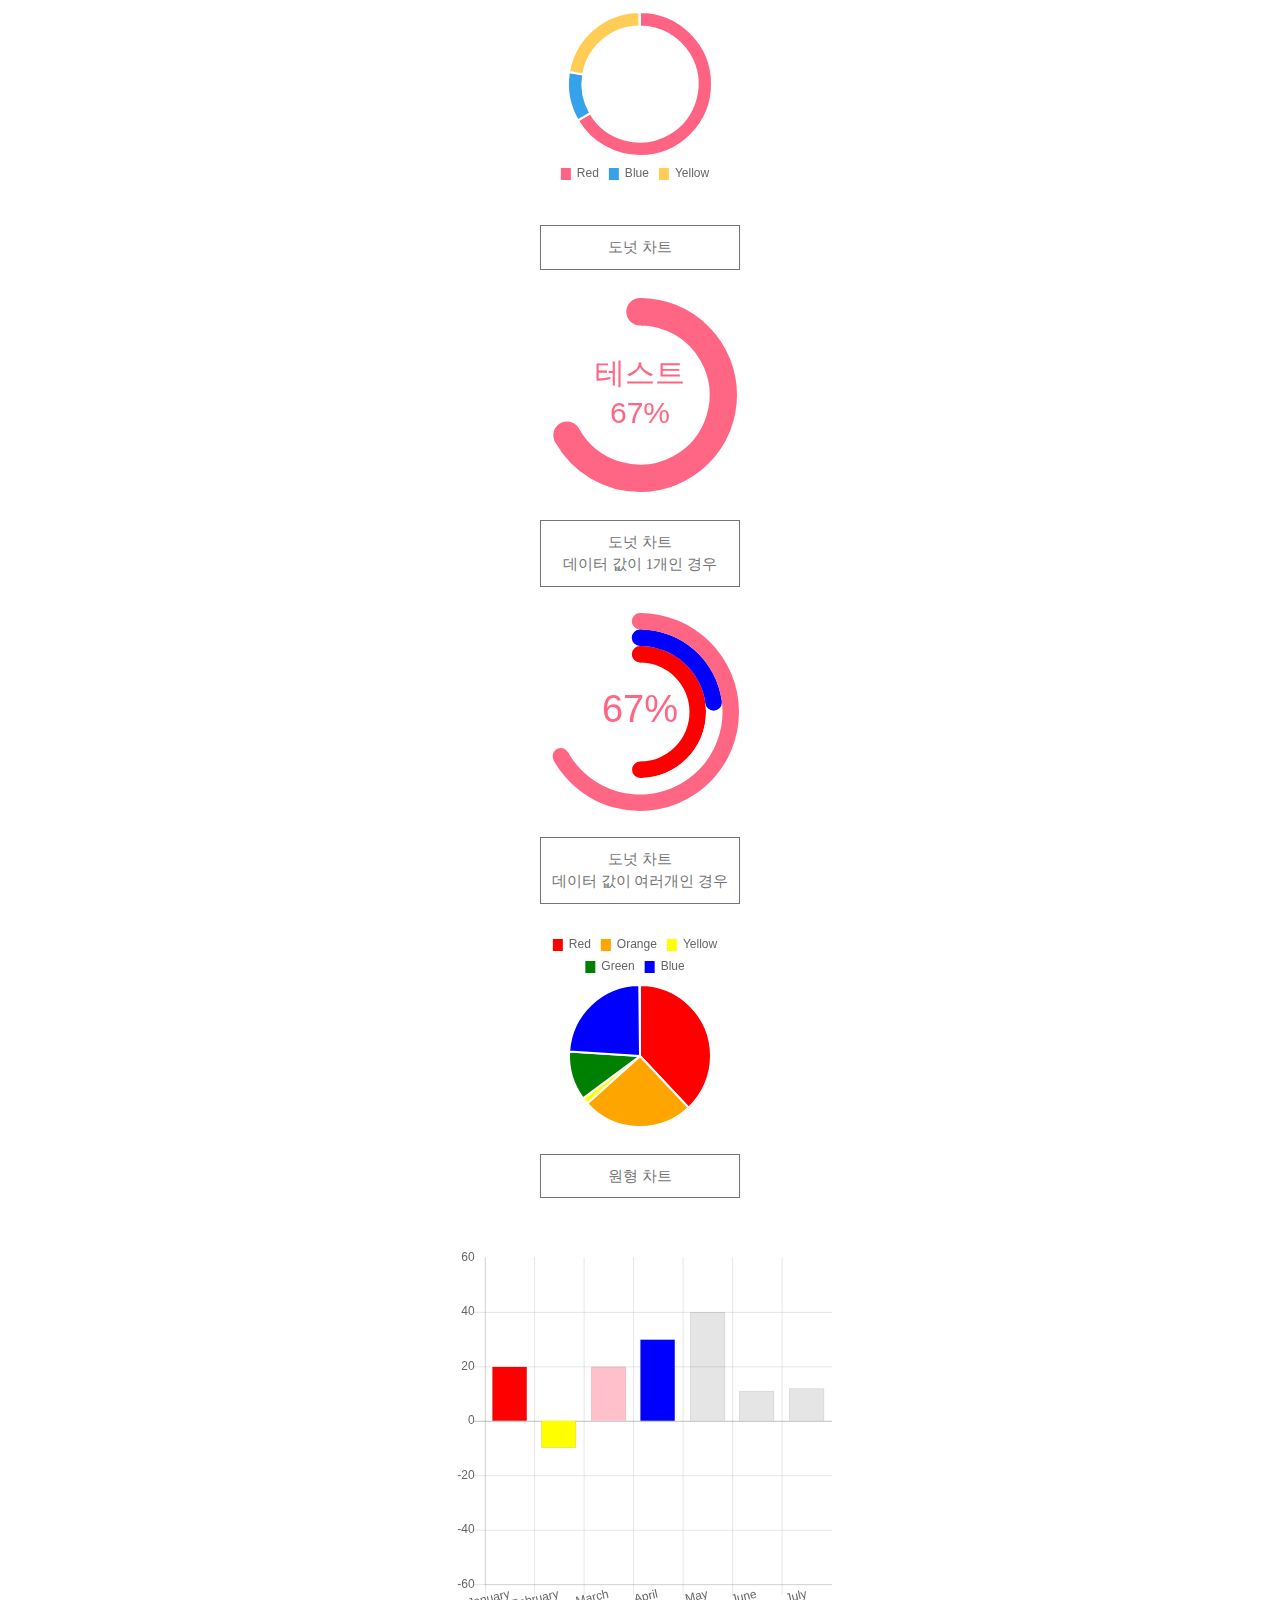
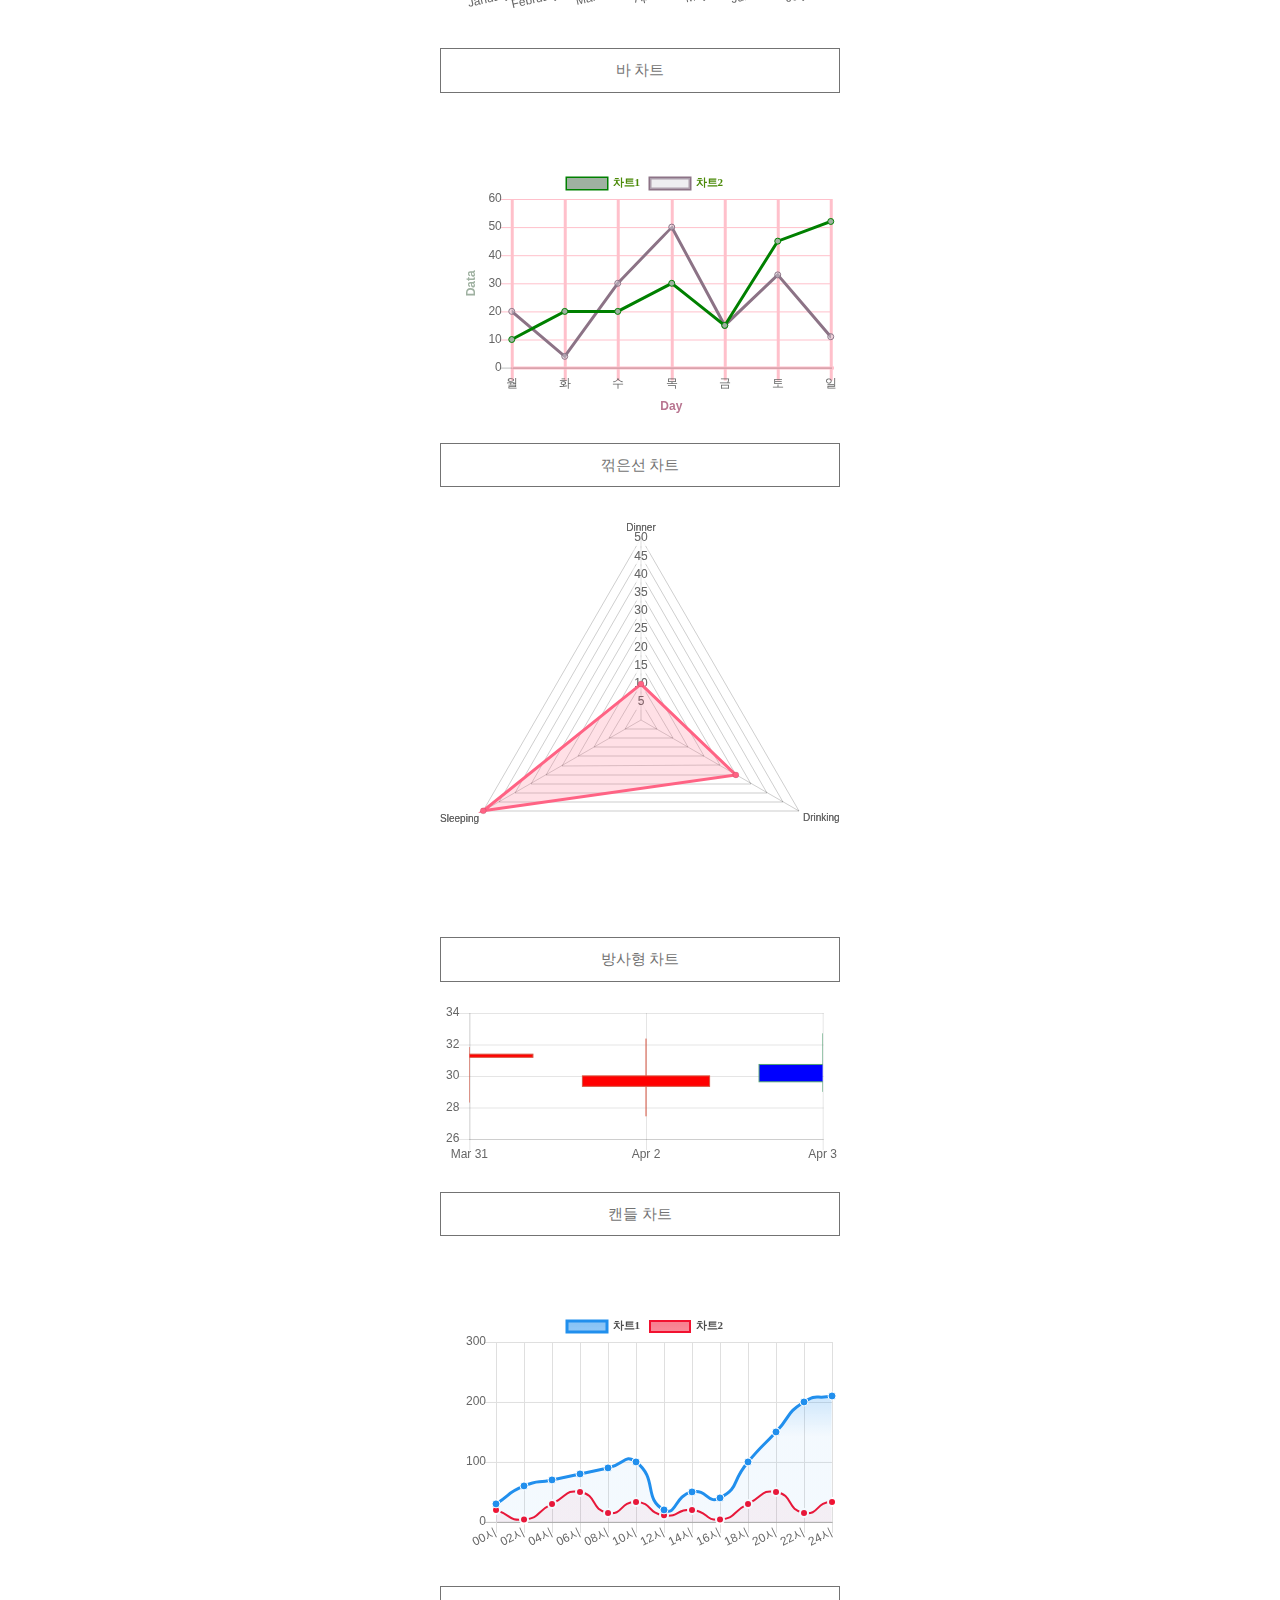
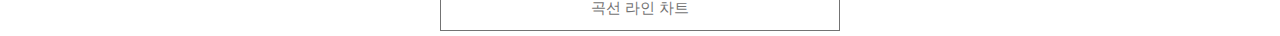
<file: chart/index.html>
﻿<!doctype html>
<html>

<head>
	<title>Chart Index</title>
	<link href="./css/common.css" rel="stylesheet" type="text/css">
	
	<script src="./script/Chart.bundle.min.js"></script>
	<script src="./script/utils.js"></script>
	<script src="./script/common.js"></script>
</head>
	<body>
		<div class="container">
			<div class="chart circle">
				<canvas id="chartjs-1" class="chartjs" width="100%" height="100%" style="display: block;"></canvas>
				<!-- <div id="legend" class="legend"></div> -->
				<div class="txt">
					도넛 차트
				</div>
			</div>
			<div class="chart circle">
				<canvas id="chartjs-2" class="chartjs" width="100%" height="100%" style="display: block;"></canvas>
				<!-- <div id="legend" class="legend"></div> -->
				<div class="txt">
					도넛 차트<br>데이터 값이 1개인 경우
				</div>
			</div>
			<!-- <div class="chart circle">
				<canvas id="chartjs-9" class="chartjs" width="100%" height="100%" style="display: block;"></canvas>
				<div id="legend" class="legend"></div>
				<div class="txt">
					도넛 차트<br>데이터 값이 여러개인 경우
				</div>
			</div> -->
			<div class="chart circle">
				<canvas id="chartjs-10" class="chartjs" width="100" height="100" style="display: block;"></canvas>
				
				<div id="legend" class="legend"></div>
				<div class="txt">
					도넛 차트<br>데이터 값이 여러개인 경우
				</div>
			</div>
			<div class="chart circle">
				<canvas id="chartjs-3" class="chartjs" width="100%" height="100%" style="display: block;"></canvas>
				<!-- <div id="legend" class="legend"></div> -->
				<div class="txt">
					원형 차트
				</div>
			</div>
			<div class="chart bar">
				<canvas id="chartjs-4" class="chartjs" width="100%" height="100%" style="display: block;"></canvas>
				<!-- <div id="legend" class="legend"></div> -->
				<div class="txt">
					바 차트
				</div>
			</div>
			<div class="chart line">
				<canvas id="chartjs-5" class="chartjs" width="100%" height="100%" style="display: block;"></canvas>
				<!-- <div id="legend" class="legend"></div> -->
				<div class="txt">
					꺾은선 차트	
				</div>
			</div>

			<div class="chart">
				<canvas id="chartjs-6" class="chartjs" width="100%" height="100%" style="display: block;"></canvas>
				<!-- <div id="legend" class="legend"></div> -->
				<div class="txt">
					방사형 차트
				</div>
			</div>

			<div class="chart">
				<canvas id="chartjs-7" class="chartjs" width="100%" height="100%" style="display: block;"></canvas>
				<!-- <div id="legend" class="legend"></div> -->
				<div class="txt">
					캔들 차트
				</div>
			</div>

			<div class="chart line">
				<canvas id="chartjs-8" width="100%" height="100%"></canvas>
				<div class="txt">
					곡선 라인 차트
				</div>
			</div>
		</div>
		
	</body>
</html>
</file>
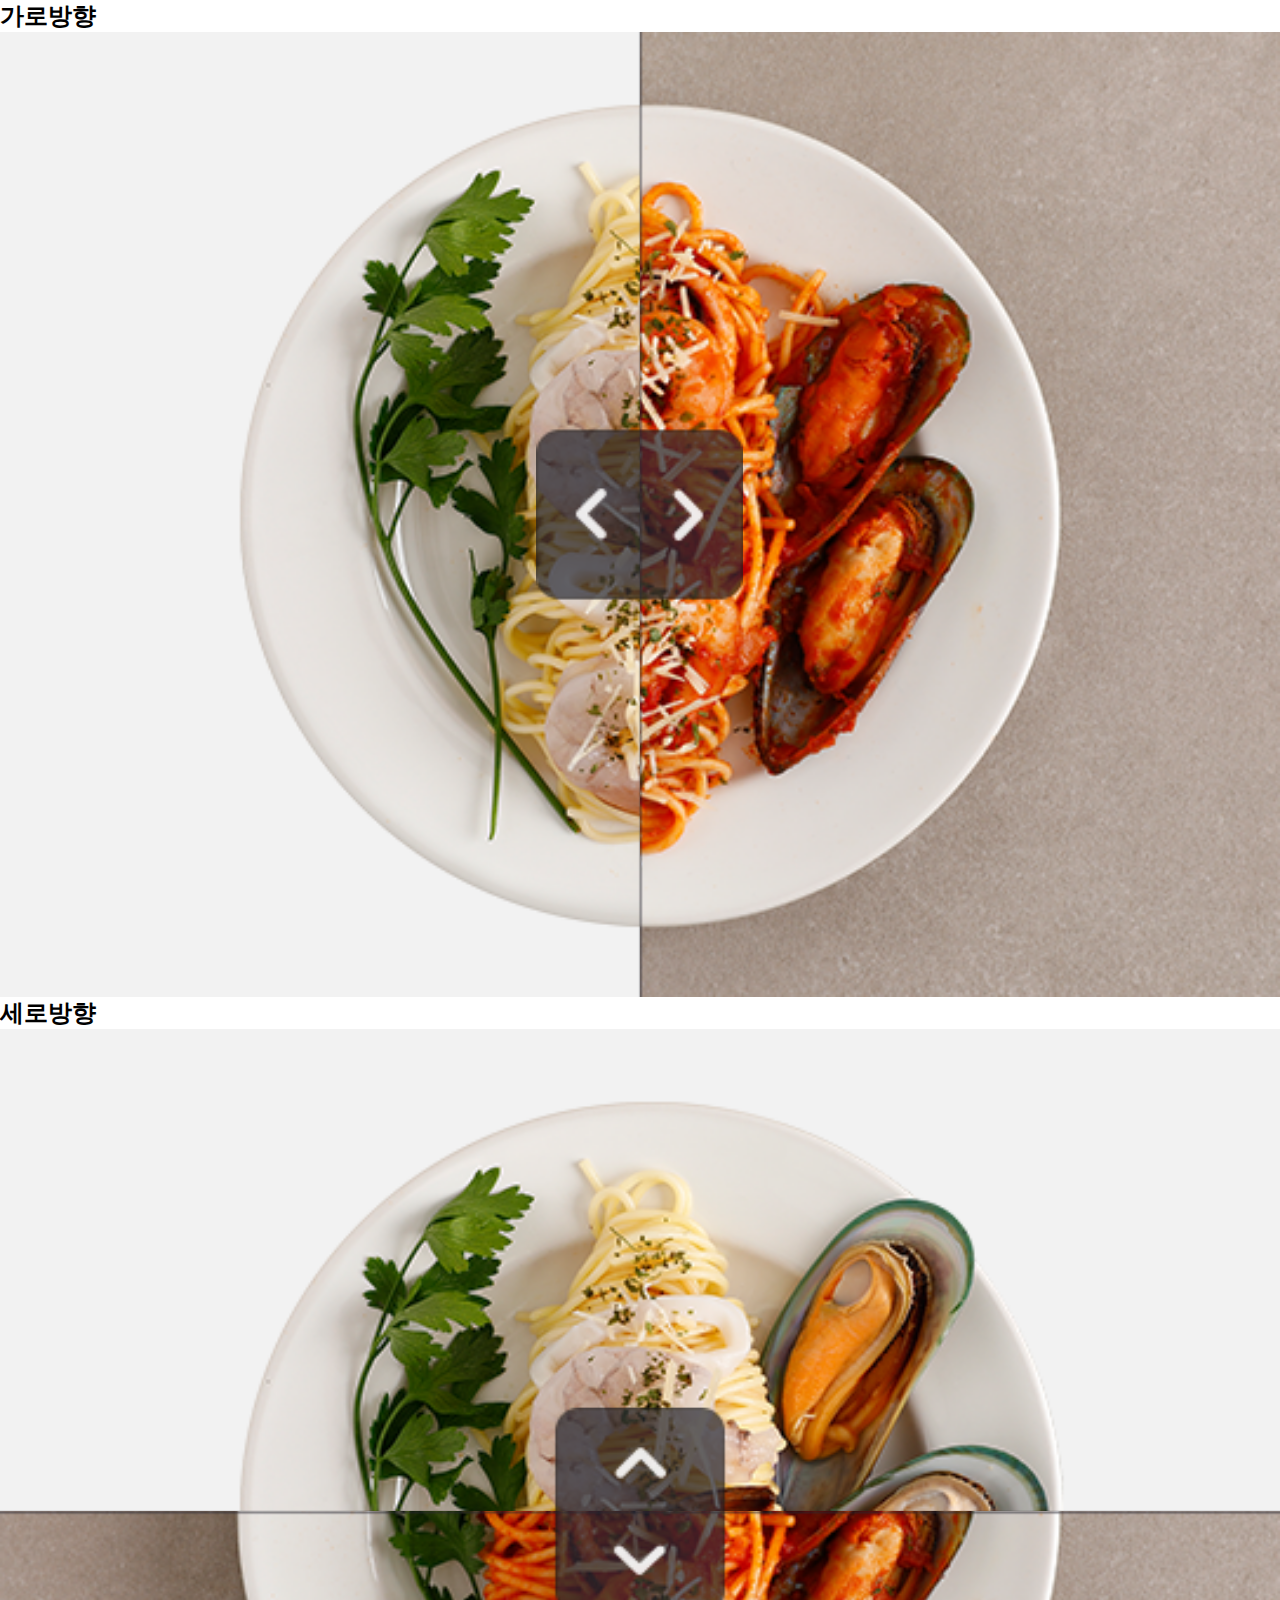
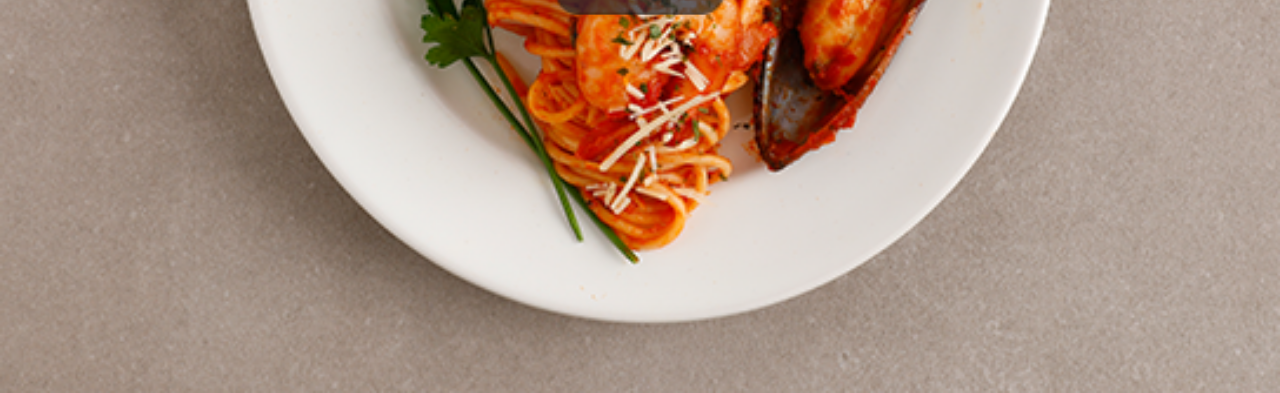
<file: mask/index.html>
<!DOCTYPE html>
<html lang="ko">
<head>
<meta charset="utf-8">
<meta name="viewport" content="user-scable=no, initial-scale=1.0, minimum-scale=1.0, maximum-scale=1.0, width=device-width, target-densitydpi=medium-dpi">
<meta name="format-detection" content="telephone=yes, address=no, email=no">
<meta name="apple-mobile-web-app-capable" content="yes">
<title>gs</title>
<script type="text/javascript" src="jquery-1.11.1.min.js"></script>
<script>

  function test()
  {
    function DragImg(opt)
    {
      var target = opt.target;
      var pointer = opt.pointer;
      var img = opt.img;
      var direction = opt.direction;
      var _this = this;
      var iw;
      var tw;
      var tWidth;
      var HORIZONTAL = 'horizontal';
      var VERTICAL = 'vertical';
      var chCnt = 0;

      this.move = function(pos)
      {
        if(direction==HORIZONTAL){
          tWidth = target.width();
          tw = pointer.width();
          iw = img.width();
          img.css('width',pos+'%');
          pointer.css('left',pos+'%')
        }else{
          tWidth = target.height();
          tw = pointer.height();
          iw = img.height();
          img.css('height',pos+'%');
          pointer.css('top',pos+'%')
        }
      };

      var dx;
      var dy;

      this.init = function()
      {
        var down = (target.mousedown)?'mousedown':'touchstart';
        var type =  (target.mousedown)?true:false;
        var error = tWidth/2;

        var time;
        var drag = false;
        pointer.on('mousedown , touchstart',function(evt){
          chCnt = 0;
          var e = evt.originalEvent;
          var offset = target.offset();
          dx = offset.left;
          dy = offset.top;
          time = setTimeout(function() {
            drag = true;
          },15);
        });

        // function moveH(evt){
        var ttx=0;
        var tty=0;
        pointer.on('mousemove , touchmove',function(evt){
          var W = 2;
          var tx = 0;
          var ty = 0;

          if(drag){
            evt.preventDefault();
          }else{
            return
          }

          var e = evt.originalEvent;
          if(e.targetTouches)
          {
            tx = ((dx+e.targetTouches[0].pageX)/tWidth)*100;
            ty = ((e.targetTouches[0].pageY-dy)/tWidth)*100;
          }else{
            tx = ((dx+e.pageX)/tWidth)*100;
            ty = ((e.pageY-dy)/tWidth)*100;
          }

          if(direction==HORIZONTAL){
            if(0<tx&&tx<100){
              _this.move(tx);
            }
          }else{
            if(0<ty&&ty<100 ){
              _this.move(ty);
            }
          }
          chCnt++
        });

        pointer.on('mouseup , mouseleave , touchend',function(evt){
          drag = false;
          clearTimeout(time);
          // evt.preventDefault();
          // pointer.off('mousemove , touchmove');
        });
      }

    }


    // console.log(DragImg.HORIZONTAL);
    var img1 = new DragImg({
      target:$('div.horizontal>div.food'),
      pointer:$('div.horizontal>div.food>div.line'),
      img:$('div.horizontal>div.food>div.newImg'),
      direction:'horizontal'
    });
    img1.move(0);

    var ani1 = {tx:0};
    $(ani1).animate({tx:50},{
      duraing:1000,
      step:function(now,ef) {
        img1.move(now);
      },
      complete:function()
      {
        img1.init();
      }
    });

    var img2 = new DragImg({
      target:$('div.vertical>div.food'),
      pointer:$('div.vertical>div.food>div.line'),
      img:$('div.vertical>div.food>div.newImg'),
      direction:'vertical'
    });
    img2.move(0);

    var ani2 = {ty:0};
    $(ani2).animate({ty:50},{
      duraing:1000,
      step:function(now,ef) {
        img2.move(now);
      },
      complete:function()
      {
        img2.init();
      }
    });
  }
  $(window).on('load',function(){
    test();
  });





</script>
<style>
*{padding:0;margin:0}
img{width:100%;vertical-align:top;}
.food{position:relative;width:100%;height:100%;overflow: hidden;}
.sample.horizontal .line{display:block;position:absolute;width:100%;height:100%;left:50%;top:0;transform:translateX(-50%);background:url(gs-t-1.png) no-repeat 50% 0;background-size:auto 100%}
.sample.vertical .line{display:block;position:absolute;width:100%;height:100%;left:0;top:50%;transform:translateY(-50%);background:url(gs-t-4.png) no-repeat 0 50%;background-size:100% auto}
.sample .newImg{display:block;position:absolute;width:100%;height:100%;background:url(gs-t-2.png) no-repeat;background-size:cover;}
.sample{
  width: 100%;
}
body{
  /*height: 2000px;*/
  height: 1000px;
}
</style>
</head>
<body>
<h2>가로방향</h2>
<div class="sample horizontal">
	<div class="food">
		<div class="newImg"></div>
		<div class="line"></div>
		<img src="gs-t-3.png" alt="">
	</div>
</div>
<h2>세로방향</h2>
<div class="sample vertical">
	<div class="food">
		<div class="newImg"></div>
		<div class="line"></div>
		<img src="gs-t-3.png" alt="">
	</div>
</div>
</body>
</html>
</file>
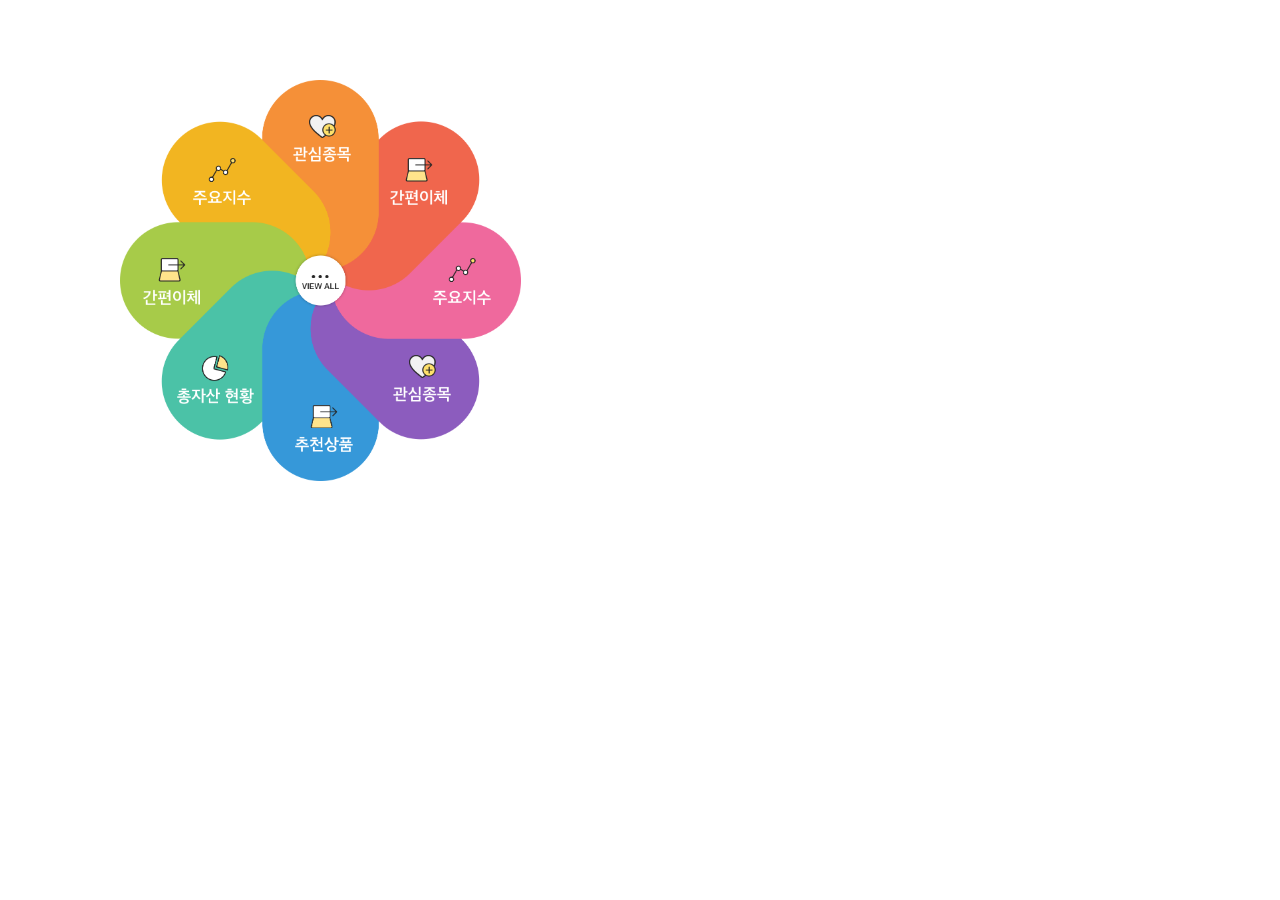
<file: rotation/index.html>
<html>
    <head>
      <meta charset="utf-8">
      <meta name="viewport" content="user-scable=no, initial-scale=1.0, minimum-scale=1.0, maximum-scale=1.0, width=device-width, target-densitydpi=medium-dpi">
      <meta name="format-detection" content="telephone=yes, address=no, email=no">
      <meta name="apple-mobile-web-app-capable" content="yes">
        <style>
            .menu{
              overflow:hidden;
              padding: 80px 0 0 120px;
              /*padding: 80px 0 0 0px;*/*/
              /*margin-left: -40px;*/
            }
            .circle>li{
              position     :absolute;
            }
            .circle>li:nth-child(1){
              width        :58px;
              margin-top   :35px;
              margin-left  :173px;
            }
            .circle>li:nth-child(2){
              width        :58px;
              margin-top   :78px;
              margin-left  :73px;
            }
            .circle>li:nth-child(3){
              width        :57px;
              margin-top   :178px;
              margin-left  :23px;
            }
            .circle>li:nth-child(4){
              width        :77px;
              margin-top   :275px;
              margin-left  :57px;
            }
            .circle>li:nth-child(5){
              width        :58px;
              margin-top   :325px;
              margin-left  :175px;
            }
            .circle>li:nth-child(6){
              width        :58px;
              margin-top   :275px;
              margin-left  :273px;
            }
            .circle>li:nth-child(7){
              width        :58px;
              margin-top   :178px;
              margin-left  :313px;
            }
            .circle>li:nth-child(8){
              width        :57px;
              margin-top   :78px;
              margin-left  :270px;
            }
            .rotationBox{
              width:401px;
            }

            .txt{
              width       :37px;
              position    :absolute;
              margin-top  :195px;
              margin-left :182px;
              z-index     :1000;
            }

            img{
              width: 100%;
            }

            body,html{
              margin: 0;
              padding: 0;
              overflow-x:none;
              overflow-y:none;
            }
            ul,li{
              list-style  :none;
              padding     :0;
              margin      :0;
            }
        </style>
        <script src="jquery-1.11.1.min.js"></script>
        <script src="jQueryRotate.js"></script>
    </head>
    <body>
      <div class="menu">
        <div class="txt"><img src="txt.png"/></div>
        <div class='rotationBox'>
            <ul class="circle">
              <li><a href="#"><img src="m1.png"/></a></li>
              <li><a href="#"><img src="m2.png"/></a></li>
              <li><a href="#"><img src="m3.png"/></a></li>
              <li><a href="#"><img src="m4.png"/></a></li>
              <li><a href="#"><img src="m5.png"/></a></li>
              <li><a href="#"><img src="m1.png"/></a></li>
              <li><a href="#"><img src="m2.png"/></a></li>
              <li><a href="#"><img src="m3.png"/></a></li>
            </ul>
            <img src="bg.png">
        </div>
        <div>
        <script>

        function Jessture( target )
      	{
      		var startX = 0;
      		var startY = 0;
      		var _this = $(this);
      		var UP = this.UP = 'jsUp';
      		var DOWN = this.DOWN = 'jsDown';

      		target.on('touchstart , mousedown' , function(e)
      		{
      			if(e.type == 'mousedown'){
      				// input 필드 체크
      				if( $(e.target).filter('input').length == 0){
      					e.preventDefault();
      				}
      				startX = e.pageX;
      				startY = e.pageY;
      			}else{
      				startX = e.originalEvent.touches[0].pageX;
      				startY = e.originalEvent.touches[0].pageY;
      			}
      		});

      		target.on( 'touchmove , mousemove' , function(e)
      		{
      			var endX = 0;
      			var endY = 0;

      			if(e.type != 'mousemove')
      			{
      				endX = e.originalEvent.touches[0].pageX;
      				endY = e.originalEvent.touches[0].pageY;
      			}
      			if( Math.abs(startX - endX)<Math.abs(startY - endY) )
      			{
      				e.preventDefault();
      			}
      		});


      		target.on('touchend , mouseup' , function(e)
      		{
      			var endY = 0;
      			if(e.type == 'mouseup'){
      			//if(!e.originalEvent.touches){
      				endY = Number(e.pageY);
      				e.preventDefault();
      			}else{
      				endY = Number(e.originalEvent.changedTouches[0].pageY);
      			}
      			//console.log( startY+'  '+endY +' '+Math.abs(startY - endY));
      			if( Math.abs(startY - endY) > 70)
      			{
      				if(startY < endY)
      				{
      					_this.trigger( DOWN );
      				}else{
      					_this.trigger( UP );
      				}
      			}
      			startY = 0;
      		});

      		this.on = function( evt , func)
      		{
      			_this.on(evt , func );
      		};
      	}

          function mainH()
          {
            var x1 , y1 , x2 , y2 = 0;
            var rotationBox = $('.rotationBox');
            var body = $('body');
            // var cu = 0;
            rotationBox.ing = 0;
            rotationBox.cu = 0;
            // rotationBox.cu = rotationBox.ing;
            rotationBox.on('touchstart',function (evt) {
              // console.log('xxx-- ',evt.target);
              var e = evt.originalEvent.targetTouches[0];
              x1 = e.pageX;
              y1 = e.pageY;
              // x1 = $(e.target).offset().left;
              // y1 = $(e.target).offset().top;
              // console.log(x1,y1);
              rotationBox.on('touchmove',move);
            });

            rotationBox.on('touchend',function (evt) {
              //console.log('xxx---');
              var e = evt.originalEvent;
              rotationBox.off('touchmove',move);
              rotationBox.cu = rotationBox.ing;
            });

            // var t = 0;
            var img = $('.circle>li>a>img');
            function  move(evt) {
              var e = evt.originalEvent.targetTouches[0];
              evt.preventDefault();
              x2 = e.pageX;
              y2 = e.pageY;
              var rad = Math.atan2((y1*x2)-(x1*y2),(x1*x2)+(y1*y2));
              var ch = rotationBox.cu + rad*(180/Math.PI);
              // console.log(rotationBox.cu);
              rotationBox.ing = ch;
              rotationBox.rotate(ch);
              img.rotate(-ch);
            }


            var li = $('.circle>li');
            $.each([-90,-45,0,45,90,135,190,235,280],function(idx,value) {
              li.eq(idx).data('tr', value);
              // console.log(li.eq(idx).tr);
            })


            $(document).on('touchstart',function(evt) {
              evt.preventDefault();
            });

          // var test ={};
          // test.n = 0;



            var rsell = 360/8;
            // $('.circle>li').each(function(idx)
            // {
            //
            //   // var _cu = cu;
            //   $(this).on('click',function(evt)
            //   {
            //     var li = $(this).closest('li');
            //     var x = 143;
            //     var y = 258;
            //     var ty = $(this).offset().top;
            //     var tx = $(this).offset().left;
            //
            //     console.log(cu);
            //
            //     cu += 45;
            //     rotationBox.rotate({
            //       animateTo:cu,
            //       duration:1000
            //     });
            //
            //     img.rotate(-cu);
            //   });
            // });


            // window.n = 0;
            $('.circle>li>a').on('click',function(){
              //  console.log('xxx');
              var li = $(this).closest('li');
                //  var x = 143;
                //  var y = 258;
                //  var ty = $(this).offset().top;
                //  var tx = $(this).offset().left;

              //rotationBox.cu+=45;
              // console.log(rotationBox.cu );
              //   rotationBox.cu += 45;
              //    rotationBox.rotate({
              //      animateTo:rotationBox.cu,
              //      duration:1000
              //    });
              //    img.rotate(-rotationBox.cu);
            });
          }

          function mainH2() {
            var rotationBox = $('.rotationBox');
            var body = $('body');
            var img = $('.circle>li>a>img');
            var ress = new Jessture(rotationBox );
            var cn = 0;
            ress.on('jsUp',function()
            {
              //console.log('uppp');
              cn +=45;
              rotate(cn);
              // rotationBox.rotate({
              //     animateTo:cn,
              //     duration:600
              //   });
              //   img.rotate({
              //     animateTo:-cn,
              //     duration:600
              //   });
            });
            ress.on('jsDown',function()
            {
              // console.log('down');
              cn -=45;
              rotate(cn);
            });


            function rotate(_cn)
            {
              rotationBox.rotate({
                  animateTo:_cn,
                  duration:1000,
                  easing:$.easing.easeOutExpo
              });
              img.rotate({
                animateTo:-_cn,
                duration:1000,
                easing:$.easing.easeOutExpo
              });
            }

            $(document).on('touchstart',function(evt) {});
            $(document).on('touchmove',function(evt){
              evt.preventDefault();
            });

            $('.circle>li>a').on('click',function()
            {
              var li = $(this).closest('li').offset();
              var rad = Math.atan2(275-li.top,302-li.left);
              var degree = rad*(180/Math.PI);
              var tn = 0;

              if(degree>70&&degree<100){
                tn = -90
              }else if(degree>40&&degree<70){
                tn = -45
              }else if(degree>1&&degree<20){}
              else if(degree>-40&&degree<30){
                tn = 45
              }else if(degree>-90){
                tn = 90;
              }
              cn+=tn;
              rotate(cn);
            });

          }

          $(window).on('load',function(){
            // mainH();
            mainH2();
          });
        </script>
    </body>
</html>
</file>
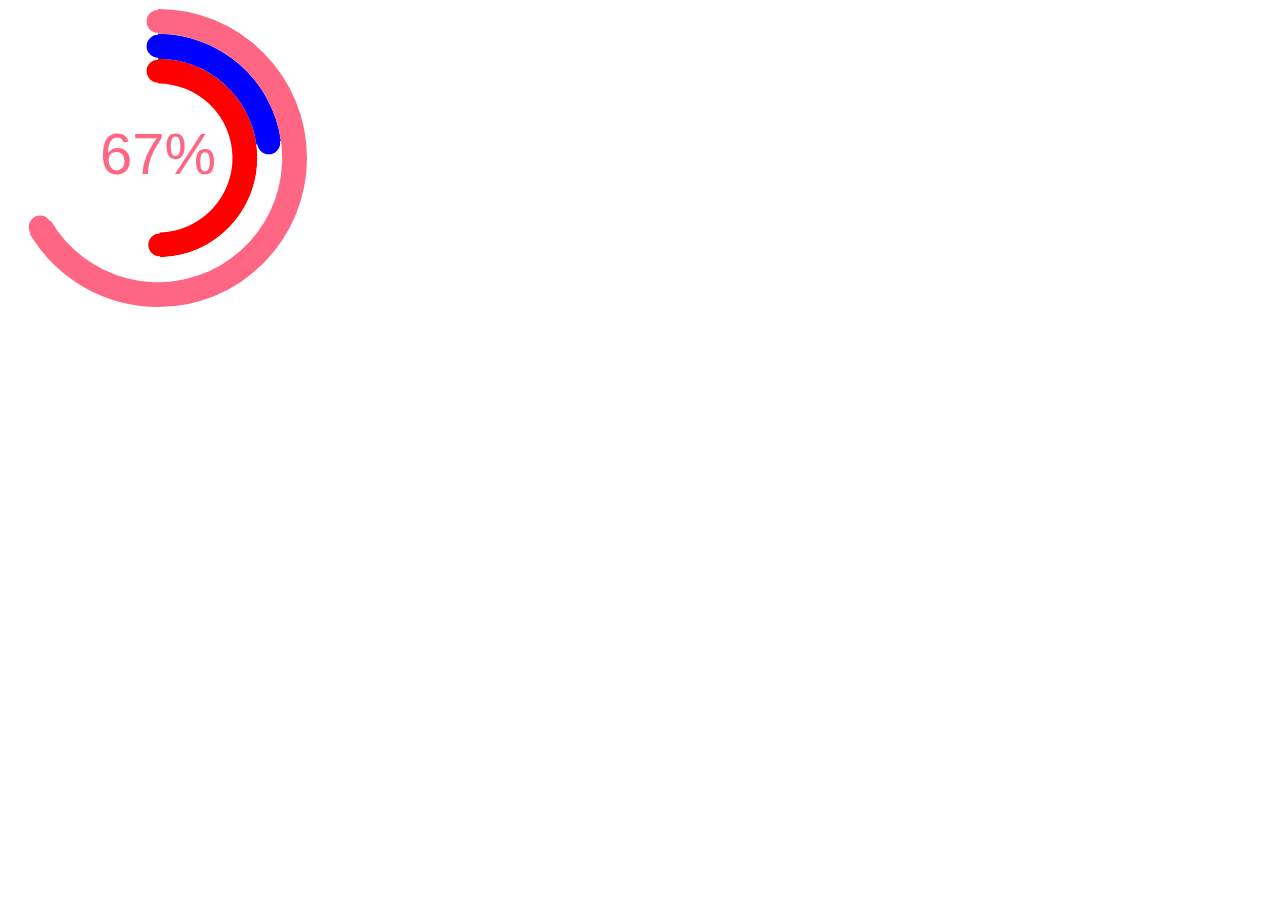
<file: chart/basic.html>
<!doctype html>
<html>

<head>
	<title>Line Chart</title>
	<script src="./script/Chart.bundle.js"></script>
	<!-- <script src="./script/utils.js"></script> -->
	<style>
	canvas{
		-moz-user-select: none;
		-webkit-user-select: none;
		-ms-user-select: none;
	}
	.chart{
		width: 300px;
		height: 300px;
	}
	#chartjs-4{
		/* width:100%; */
		/* height:100%; */
	}
	</style>
</head>

<body>
	<div class="chart">
		<canvas id="chartjs-4" class="chartjs" width="100" height="100" style="display: block;"></canvas>
	</div>
	
	<script>
			// http://jsfiddle.net/n6vLv1zv/
			// https://stackoverflow.com/questions/36934967/chart-js-doughnut-with-rounded-edges


			// RoundedDoughnut
			// round corners
	        // round corners
			Chart.pluginService.register({
            afterUpdate: function (chart) {
                if (chart.config.options.elements.arc.roundedCornersFor !== undefined) {
                    var a=chart.config.data.datasets.length -1;
                    for (let i in chart.config.data.datasets) {
						// console.log( a );
                        var arc = chart.getDatasetMeta(i).data[ chart.config.options.elements.arc.roundedCornersFor ];
                        
                        arc.round = {
                            x: (chart.chartArea.left + chart.chartArea.right) / 2,
                            y: (chart.chartArea.top + chart.chartArea.bottom) / 2,
                            radius: chart.innerRadius + chart.radiusLength / 2 + (a * chart.radiusLength),
                            thickness: chart.radiusLength / 2 - 1,
                            backgroundColor: arc._model.backgroundColor
                        }
                        a--;
                    }
                }
            },

            afterDraw: function (chart) {
				console.log( 'afterDraw' )
                if (chart.config.options.elements.arc.roundedCornersFor !== undefined) {
                    var ctx = chart.chart.ctx;
                    for (let i in chart.config.data.datasets) {
                        var arc = chart.getDatasetMeta(i).data[chart.config.options.elements.arc.roundedCornersFor];
                        var startAngle = Math.PI / 2 - arc._view.startAngle;
                        var endAngle = Math.PI / 2 - arc._view.endAngle;

                        ctx.save();
                        ctx.translate(arc.round.x, arc.round.y);
                        // console.log(arc.round.startAngle)
                        ctx.fillStyle = arc.round.backgroundColor;
                        ctx.beginPath();

						console.log( arc.round.radius );

                        ctx.arc(arc.round.radius * Math.sin(startAngle), arc.round.radius * Math.cos(startAngle), arc.round.thickness, 0, 2 * Math.PI);
                        ctx.arc(arc.round.radius * Math.sin(endAngle), arc.round.radius * Math.cos(endAngle), arc.round.thickness, 0, 2 * Math.PI);
                        ctx.closePath();
                        ctx.fill();
                        ctx.restore();
                    }
                }
            },
        });

	// write text plugin
	Chart.pluginService.register({
		afterUpdate: function (chart) {
			if (chart.config.options.elements.center) {
				var helpers = Chart.helpers;
				var centerConfig = chart.config.options.elements.center;
				var globalConfig = Chart.defaults.global;
				var ctx = chart.chart.ctx;

				var fontStyle = helpers.getValueOrDefault(centerConfig.fontStyle, globalConfig.defaultFontStyle);
				var fontFamily = helpers.getValueOrDefault(centerConfig.fontFamily, globalConfig.defaultFontFamily);

				if (centerConfig.fontSize)
					var fontSize = centerConfig.fontSize;
					// figure out the best font size, if one is not specified
				else {
					ctx.save();
					var fontSize = helpers.getValueOrDefault(centerConfig.minFontSize, 1);
					var maxFontSize = helpers.getValueOrDefault(centerConfig.maxFontSize, 256);
					var maxText = helpers.getValueOrDefault(centerConfig.maxText, centerConfig.text);

					do {
						ctx.font = helpers.fontString(fontSize, fontStyle, fontFamily);
						var textWidth = ctx.measureText(maxText).width;

						// check if it fits, is within configured limits and that we are not simply toggling back and forth
						if (textWidth < chart.innerRadius * 2 && fontSize < maxFontSize)
							fontSize += 1;
						else {
							// reverse last step
							fontSize -= 1;
							break;
						}
					} while (true)
					ctx.restore();
				}

				// save properties
				chart.center = {
					font: helpers.fontString(fontSize, fontStyle, fontFamily),
					fillStyle: helpers.getValueOrDefault(centerConfig.fontColor, globalConfig.defaultFontColor)
				};
			}
		},
		afterDraw: function (chart) {
			if (chart.center) {
				var centerConfig = chart.config.options.elements.center;
				var ctx = chart.chart.ctx;

				ctx.save();
				ctx.font = chart.center.font;
				ctx.fillStyle = chart.center.fillStyle;
				ctx.textAlign = 'center';
				ctx.textBaseline = 'middle';
				var centerX = (chart.chartArea.left + chart.chartArea.right) / 2;
				var centerY = (chart.chartArea.top + chart.chartArea.bottom) / 2;
				ctx.fillText(centerConfig.text, centerX, centerY);
				ctx.restore();
			}
		},
	})


	var config = {
		type: 'doughnut',
		data: {
			labels: [
				"Red",
				"Gray"
			],
			datasets: [{
				data: [67, 33],
				backgroundColor: [
					"#FF6684",
					"#fff"
				],
				hoverBackgroundColor: [
					"#FF6384",
					"#fff"
				]
				,borderWidth: [
                        0, 0
                ]
			},
      {
				data: [23, 77],
				backgroundColor: [
					"blue",
					"#fff"
				],
				hoverBackgroundColor: [
					"blue",
					"#fff"
				]
				,borderWidth: [
                        0, 0
                ]
			},
      {
				data: [50, 50],
				backgroundColor: [
					"red",
					"#fff"
				],
				hoverBackgroundColor: [
					"red",
					"#fff"
				]
						,borderWidth: [
                        0, 0
                ]
			}]
		},
		options: {
			elements: {
				arc: {
					roundedCornersFor: 0
				},
				center: {
					// the longest text that could appear in the center
					maxText: '100%',
					text: '67%',
					fontColor: '#FF6684',
					fontFamily: "'Helvetica Neue', 'Helvetica', 'Arial', sans-serif",
					fontStyle: 'normal',
					// fontSize: 12,
					// if a fontSize is NOT specified, we will scale (within the below limits) maxText to take up the maximum space in the center
					// if these are not specified either, we default to 1 and 256
					minFontSize: 1,
					maxFontSize: 256,
				}
				
			},
     	legend : false,
		  tooltips : {
			  enabled : false
		  }
		}
	};


		var ctx = document.getElementById("chartjs-4").getContext("2d");
		var myChart = new Chart(ctx, config);
		
	</script>
</body>

</html>
</file>
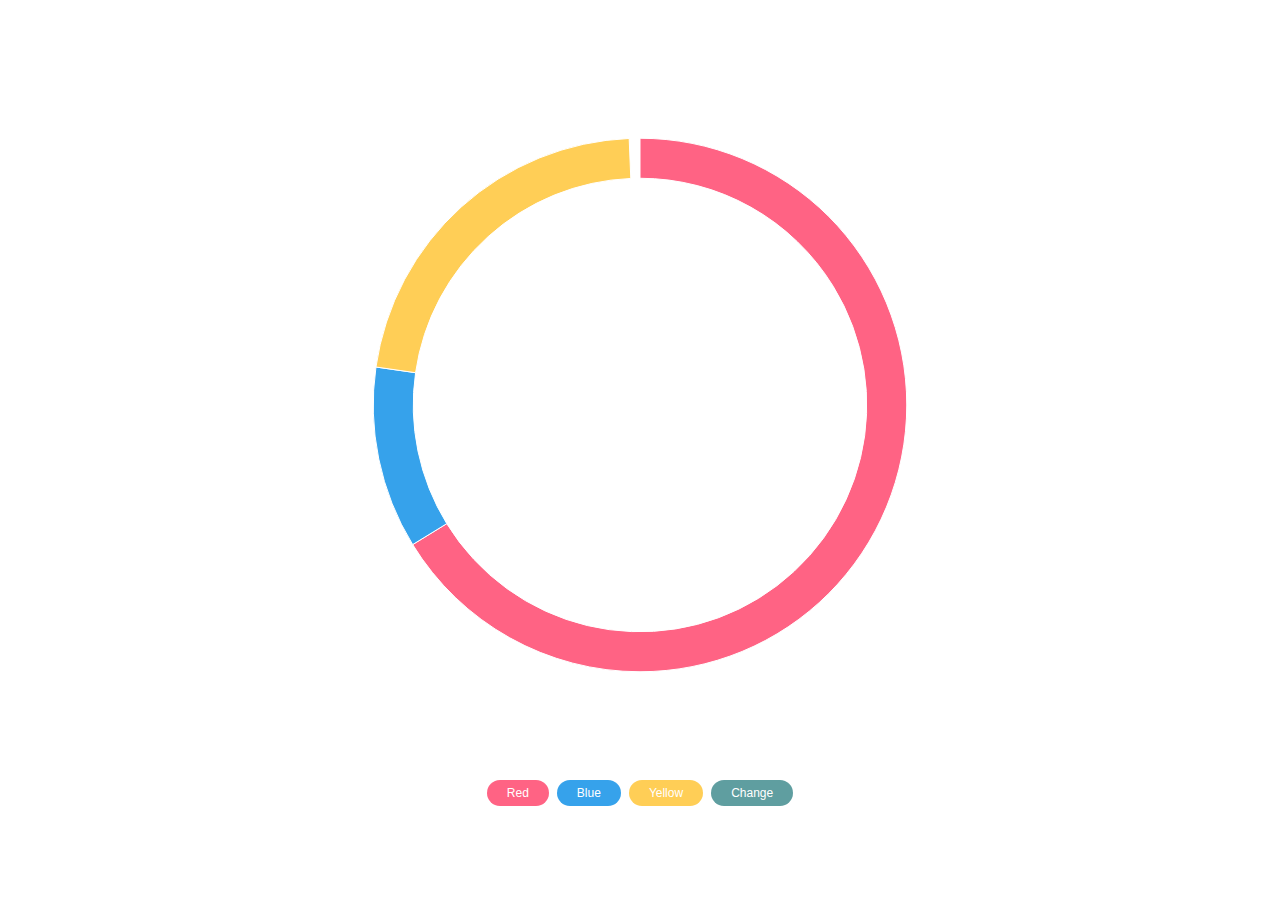
<file: chart/chart2.html>
<!DOCTYPE html>
<html lang="en" >

<head>
  <meta charset="UTF-8">
  <meta name="viewport" content="width=device-width, initial-scale=1">
      <style>
          * {
              -webkit-tap-highlight-color: rgba(0, 0, 0, 0);
            }
    
            .noselect {
              -webkit-touch-callout: none;
              -webkit-user-select: none;
              -khtml-user-select: none;
              -moz-user-select: none;
              -ms-user-select: none;
              user-select: none;
            }
            html,
            body {
              height:100%;
              margin: 0;
            }
            body {
              font-family:sans-serif;
              font-size:12px;
              font-weight:normal;
            }
    
            ol,
            ul {
              list-style: none;
              margin:0;
              padding:0;
              text-align:center;
            }
            li {
              display: inline-table;
            }
    
            #chart {
              position:relative;
              height: 60vh;
              width: 60vh;
              top:15%;
              margin:auto;
            }
            #chartjs-legend {
              position:absolute;
              width:100%;
              bottom:10%;
            }
            #chartjs-legend li {
              cursor:pointer;
              margin: 10px 4px;
            }
            #chartjs-legend li span {
              position:relative;
              padding: 6px 20px;
              border-radius:13px;
              color:white;
              z-index:2;
            }
          </style>
</head>

<body>

  <div id="chart" class="noselect">
  <canvas id="myChart" height="100%" width="100%"></canvas>
  
</div>
<div id="chartjs-legend" class="noselect"></div>
<script src='./script/Chart.bundle.min.js'></script>

<script>
  var data = {
  labels: [
    "Red",
    "Blue",
    "Yellow"
  ],
  datasets: [{
    data: [300, 50, 100],
    backgroundColor: [
      "#FF6384",
      "#36A2EB",
      "#FFCE56"
    ],
    hoverBackgroundColor: [
      "#FF6384",
      "#36A2EB",
      "#FFCE56"
    ],
    borderWidth: 1
  }]
};

var options = {
  animation: {
    animateRotate: true,
    animateScale: true
  },
  cutoutPercentage: 85,
  legend: {
    display: false
  },
  legendCallback: function(chart) {
    var text = [];
    text.push('<ul class="' + chart.id + '-legend">');
    for (var i = 0; i < chart.data.datasets[0].data.length; i++) {
      text.push('<li onclick="legClick(event)"><span style="background-color:' + chart.data.datasets[0].backgroundColor[i] + '">');
      if (chart.data.labels[i]) {
        text.push(chart.data.labels[i]);
      }
      text.push('</span></li>');
    }
    text.push('<li class="chgbutton"><span style="background-color: #5f9ea0"> Change </span></li> </ul>');
    return text.join("");
  },
  tooltips: {
    displayColors: true,
    onClick : function(){
      
    },
    custom: function(tooltip) {
      //tooltip.x = 0;
      //tooltip.y = 0;
    },
    mode: 'single',
    callbacks: {
      label: function(tooltipItem, data) {
        var label = data.datasets[0].data[tooltipItem.index] + ' hrs';
            return label;
      },
      beforeLabel: function(tooltipItems, data) {
        // return data.datasets[0].data[tooltipItems.index] + ' hrs';
      }
    }
  }
}

var ctx = document.getElementById("myChart").getContext('2d');
var myChart = new Chart(ctx, {
  type: 'doughnut',
  data: data,
  options: options
});

document.getElementById("chartjs-legend").innerHTML = myChart.generateLegend();

function legClick(e){
  var idx = -1;
  for (var i=0;i<document.getElementsByTagName('span').length;i++){
    if(document.getElementsByTagName('span')[i]==e.srcElement) {
      idx = i;
    }
  }
  
  myChart.getDatasetMeta(0).data[idx].hidden = !myChart.getDatasetMeta(0).data[idx].hidden;
  myChart.update();
}

document.getElementsByClassName('chgbutton')[0].onclick = function(evt){
  evt.preventDefault();
  myChart.chart.config.data.datasets[0].backgroundColor[0] = '#0B4C5F';
  myChart.update();
}
</script>
</body>

</html>
</file>
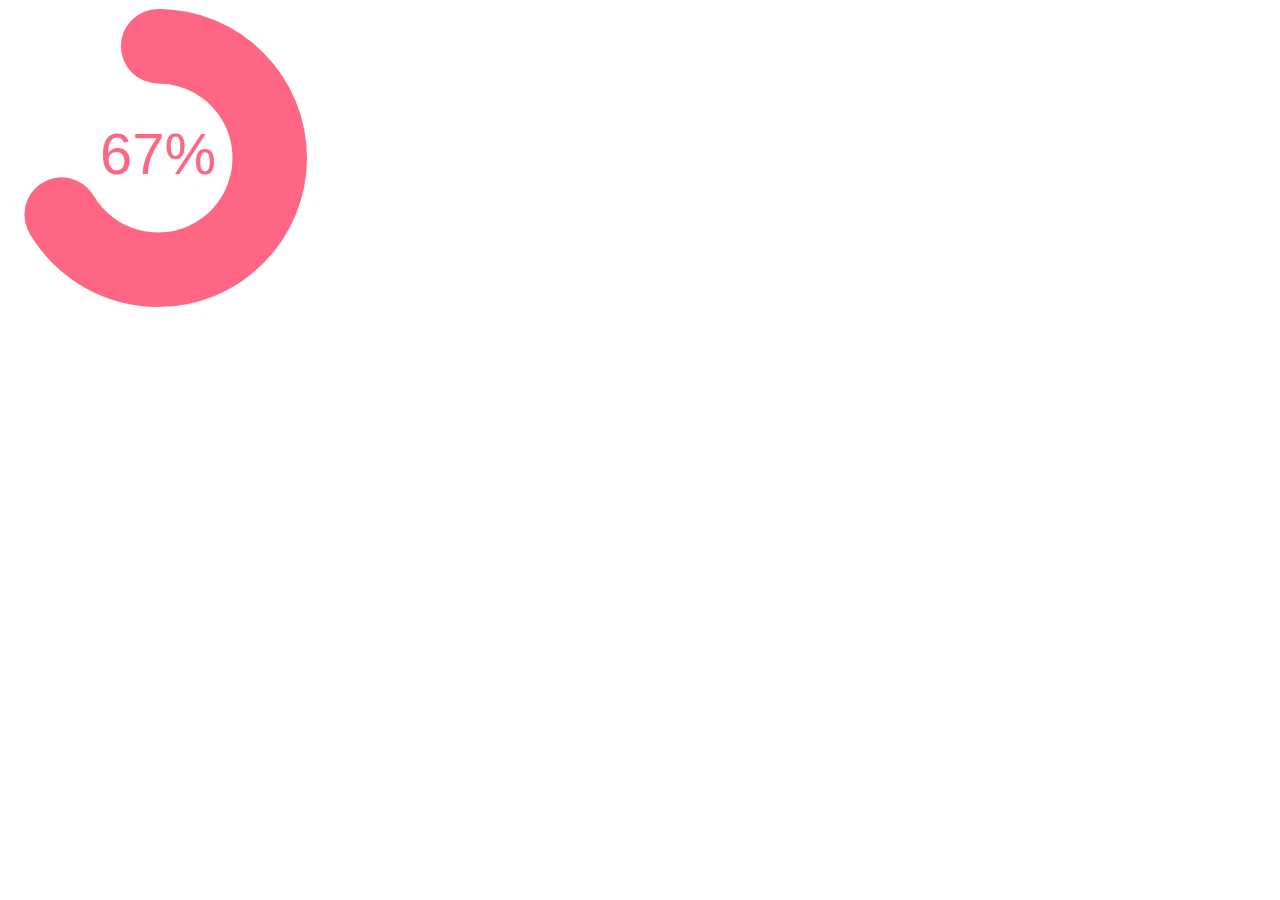
<file: chart/doughnut1.html>
<!doctype html>
<html>

<head>
	<title>doughnut 1 Chart</title>
	<script src="./script/Chart.bundle.js"></script>
	<!-- <script src="./script/utils.js"></script> -->
	<style>
	canvas{
		-moz-user-select: none;
		-webkit-user-select: none;
		-ms-user-select: none;
	}
	.chart{
		width: 300px;
		height: 300px;
	}
	#chartjs-4{
		/* width:100%; */
		/* height:100%; */
	}
	</style>
</head>

<body>
	<div class="chart">
		<canvas id="chartjs-4" class="chartjs" width="100" height="100" style="display: block;"></canvas>
	</div>
	
	<script>
			// http://jsfiddle.net/n6vLv1zv/
			// https://stackoverflow.com/questions/36934967/chart-js-doughnut-with-rounded-edges


			// RoundedDoughnut
			// round corners
	        // round corners
			Chart.pluginService.register({
            afterUpdate: function (chart) {
				// var n =
				// console.log(chart.innerRadius, ' ')
				chart.innerRadius = 74.5;
                if (chart.config.options.elements.arc.roundedCornersFor !== undefined) {
                    var a=chart.config.data.datasets.length -1;
                    for (let i in chart.config.data.datasets) {
						// console.log( a );
                        var arc = chart.getDatasetMeta(i).data[ chart.config.options.elements.arc.roundedCornersFor ];
                        
                        arc.round = {
                            x: (chart.chartArea.left + chart.chartArea.right) / 2,
                            y: (chart.chartArea.top + chart.chartArea.bottom) / 2,
                            radius: chart.innerRadius + chart.radiusLength / 2 + (a * chart.radiusLength),
                            thickness: chart.radiusLength / 2 - 0.1,
                            backgroundColor: arc._model.backgroundColor
                        }
                        a--;
                    }
                }
            },

            afterDraw: function (chart) {
				// console.log( 'afterDraw' )
                if (chart.config.options.elements.arc.roundedCornersFor !== undefined) {
                    var ctx = chart.chart.ctx;
                    for (let i in chart.config.data.datasets) {
                        var arc = chart.getDatasetMeta(i).data[chart.config.options.elements.arc.roundedCornersFor];
                        var startAngle = Math.PI / 2 - arc._view.startAngle;
                        var endAngle = Math.PI / 2 - arc._view.endAngle;

                        ctx.save();
                        ctx.translate(arc.round.x, arc.round.y);
                        // console.log(arc.round.startAngle)
                        ctx.fillStyle = arc.round.backgroundColor;
                        ctx.beginPath();

						// console.log( arc.round.radius );

                        ctx.arc(arc.round.radius * Math.sin(startAngle), arc.round.radius * Math.cos(startAngle), arc.round.thickness, 0, 2 * Math.PI);
                        ctx.arc(arc.round.radius * Math.sin(endAngle), arc.round.radius * Math.cos(endAngle), arc.round.thickness, 0, 2 * Math.PI);
                        ctx.closePath();
                        ctx.fill();
                        ctx.restore();
                    }
                }
            },
        });

	// write text plugin
	Chart.pluginService.register({
		afterUpdate: function (chart) {
			if (chart.config.options.elements.center) {
				var helpers = Chart.helpers;
				var centerConfig = chart.config.options.elements.center;
				var globalConfig = Chart.defaults.global;
				var ctx = chart.chart.ctx;

				var fontStyle = helpers.getValueOrDefault(centerConfig.fontStyle, globalConfig.defaultFontStyle);
				var fontFamily = helpers.getValueOrDefault(centerConfig.fontFamily, globalConfig.defaultFontFamily);

				if (centerConfig.fontSize)
					var fontSize = centerConfig.fontSize;
					// figure out the best font size, if one is not specified
				else {
					ctx.save();
					var fontSize = helpers.getValueOrDefault(centerConfig.minFontSize, 1);
					var maxFontSize = helpers.getValueOrDefault(centerConfig.maxFontSize, 256);
					var maxText = helpers.getValueOrDefault(centerConfig.maxText, centerConfig.text);

					do {
						ctx.font = helpers.fontString(fontSize, fontStyle, fontFamily);
						var textWidth = ctx.measureText(maxText).width;

						// check if it fits, is within configured limits and that we are not simply toggling back and forth
						if (textWidth < chart.innerRadius * 2 && fontSize < maxFontSize)
							fontSize += 1;
						else {
							// reverse last step
							fontSize -= 1;
							break;
						}
					} while (true)
					ctx.restore();
				}

				// save properties
				chart.center = {
					font: helpers.fontString(fontSize, fontStyle, fontFamily),
					fillStyle: helpers.getValueOrDefault(centerConfig.fontColor, globalConfig.defaultFontColor)
				};
			}
		},
		afterDraw: function (chart) {
			if (chart.center) {
				var centerConfig = chart.config.options.elements.center;
				var ctx = chart.chart.ctx;

				ctx.save();
				ctx.font = chart.center.font;
				ctx.fillStyle = chart.center.fillStyle;
				ctx.textAlign = 'center';
				ctx.textBaseline = 'middle';
				var centerX = (chart.chartArea.left + chart.chartArea.right) / 2;
				var centerY = (chart.chartArea.top + chart.chartArea.bottom) / 2;
				ctx.fillText(centerConfig.text, centerX, centerY);
				ctx.restore();
			}
		},
	})


	var config = {
		type: 'doughnut',
		data: {
			labels: [
				"Red",
				"Gray"
			],
			datasets: [{
				data: [67, 33],
				backgroundColor: [
					"#FF6684",
					"#fff"
				],
				hoverBackgroundColor: [
					"#FF6384",
					"#fff"
				]
				,borderWidth: [
					0, 0
                ]
			},
		]
		},
		options: {
			elements: {
				arc: {
					roundedCornersFor: 0
				},
				center: {
					// the longest text that could appear in the center
					maxText: '100%',
					text: '67%',
					fontColor: '#FF6684',
					fontFamily: "'Helvetica Neue', 'Helvetica', 'Arial', sans-serif",
					fontStyle: 'normal',
					// fontSize: 12,
					// if a fontSize is NOT specified, we will scale (within the below limits) maxText to take up the maximum space in the center
					// if these are not specified either, we default to 1 and 256
					minFontSize: 1,
					maxFontSize: 256,
				},
				// cutoutPercentage: 85 // 가운데 원의 비율
				
			},
     		legend : false,
		 		tooltips : {
			  	enabled : false
		  	},
			//   options: {
            //             elements: {
            //                 arc: {
            //                     borderWidth: 0 // 원형 차트 stroke
            //                 }
            //             },
            //             tooltips: {
            //                 displayColors: false, //툴팁 이미지 로 되어 있어 컬러값이 없음
            //                 enabled: false
            //             },
            //             cutoutPercentage: 75 // 가운데 원의 비율

            //         }
		}
	};


		var ctx = document.getElementById("chartjs-4").getContext("2d");
		var myChart = new Chart(ctx, config);
		
	</script>
</body>

</html>
</file>
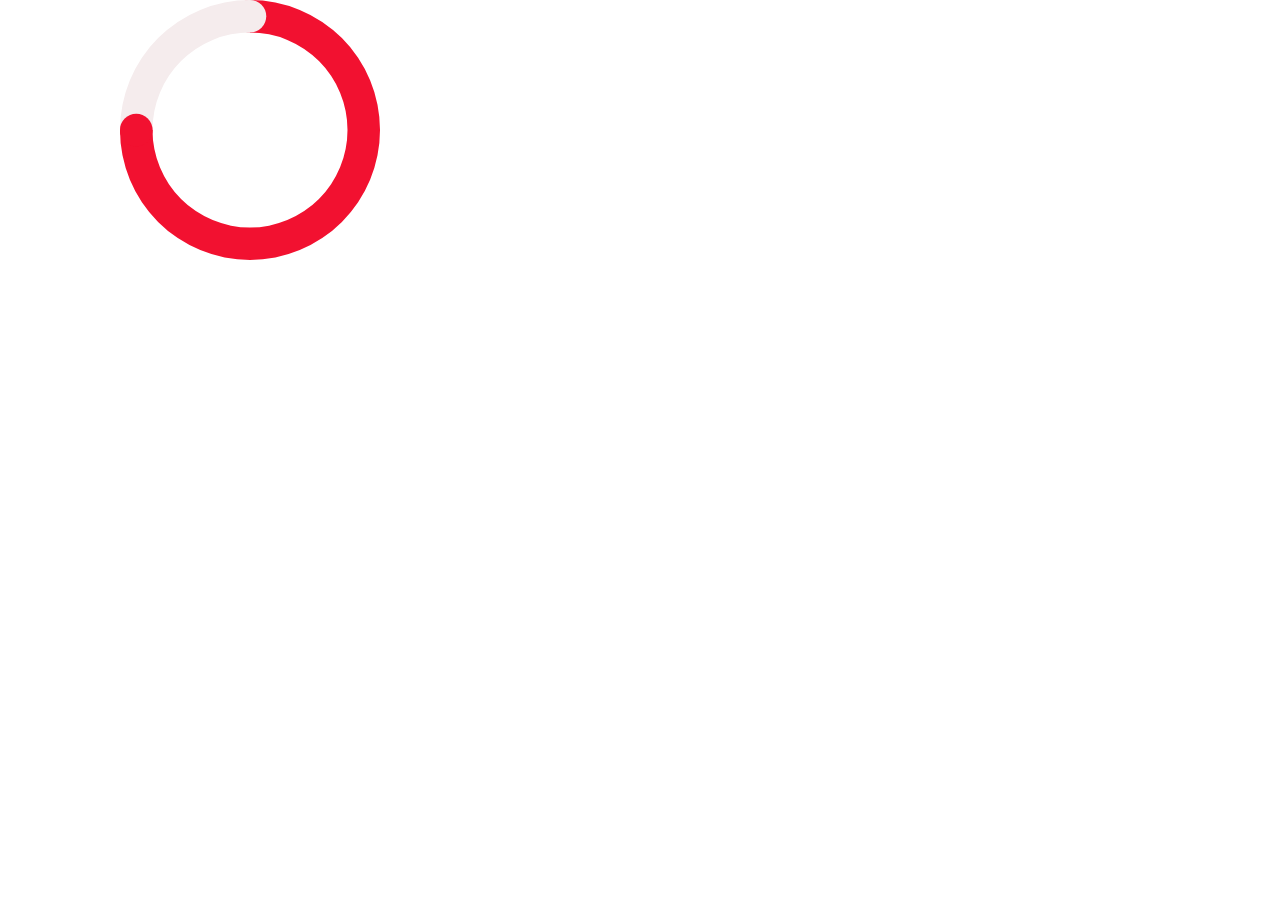
<file: chart/doughnutChart.html>
<!doctype html>
<html>

<head>
    <meta charset="utf-8">

    <title>Doughnut Chart</title>
    <script src="./script/Chart.bundle.min.js"></script>
    <script src="./script/jquery-3.3.1.js"></script>
    <link href="./css/common.css" rel="stylesheet" type="text/css">
    <style>
        canvas {
            -moz-user-select: none;
            -webkit-user-select: none;
            -ms-user-select: none;
        }

        .chart {
            width: 400px;
        }

        .legend {
            width: 100%;
            position: relative;
            top: 10px;
            right: 0px;
            /* font-variant: small-caps; */
        }

        .txt {
            padding: 10px;
            border: 1px solid;
            margin-top: 25px;
            margin-bottom: 25px;
            margin-left: auto;
            margin-right: auto;
            text-align: center
        }

        .legend li span {
            display: block;
        }

        .chart.bar {
            width: 500px;
        }
    </style>
</head>

<body>
    <div class="chartWrap">
        <canvas id="chartjs-3" width="500px" height="260px"></canvas>
    </div>
</body>
<script src="./script/chartPlugin.js"></script>
<script>
    //COMMON.pieChart.init(options);
    //options값
    //id :  (type:String) /  # + canvasId
    //dataSet : (type:Array) / dataSet data / [ 1,2,3... ]

    var dataSetData = [75, 25];
    COMMON.doughnutChart.init({
        id: '#chartjs-3',
        dataSet: dataSetData,
    });
</script>


</html>
</file>
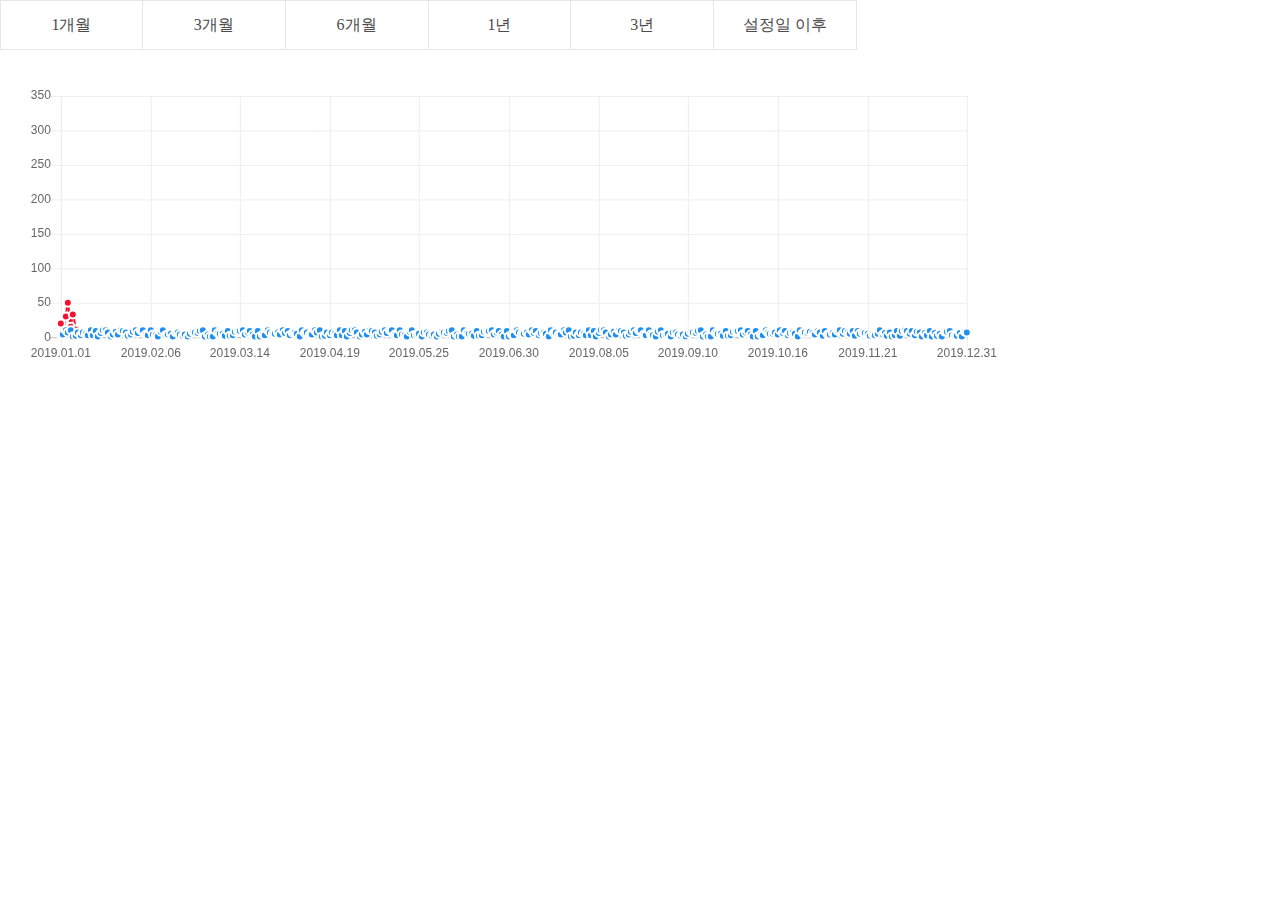
<file: chart/lineChart.html>
<!doctype html>
<html>

<head>
	<meta charset="utf-8">

	<title>Line Chart</title>
	<script src="./script/Chart.bundle.min.js"></script>
	<script src="./script/jquery-3.3.1.js"></script>
	<link href="./css/common.css" rel="stylesheet" type="text/css">

	<style>
	canvas{
		-moz-user-select: none;
		-webkit-user-select: none;
		-ms-user-select: none;
	}
	.chart{
		width: 400px;
	}
	.legend {
		width:100%;
		position: relative;
		top: 10px;
		right: 0px;
		/* font-variant: small-caps; */
	}
	.txt{
		padding: 10px;
		border: 1px solid;
		margin-top: 25px;
		margin-bottom: 25px;
		margin-left: auto;
		margin-right: auto;
		text-align: center
	}
	.legend li span{
		display: block;
	}
	.chart.bar{
		width: 500px;
	}


	</style>
</head>
	<body>
		<div class="chartContainer" style="width:1000px">
			<div class="tab">
				<!--기간별 데이터 기준 : 기획서 23P 참고 -->
					<ul class="tabType01">
							<li><a href="#">1개월</a></li> <!-- 기간 : 전일 ~ 전일-30일, 단위: 1일 -->
							<li><a href="#">3개월</a></li> <!-- 기간: 전일 ~ 전일-90일, 단위: 1일-->
							<li><a href="#">6개월</a></li> <!-- 기간: 전일 ~ 전일-180일, 단위: 1일-->
							<li><a href="#">1년</a></li>   <!-- 기간: 전일 ~ 전일-365일, 단위: 1일-->
							<li><a href="#">3년</a></li>   <!-- 기간: 전일 ~ 전일-1095일, 단위: 월요일 기준-->
							<li><a href="#">설정일 이후</a></li> <!--  단위: 월요일 기준-->
					</ul>
			</div>
			<div class="chartWrap" style="height:500px">
				
				<canvas id="chartjs-5" width="1000px" height="300px"></canvas>
			</div>
		</div>
		<script src="./script/chartPlugin.js"></script>
		<script>
		//COMMON.lineChart.init(options);
		//options값
		//id :  (type:String) /  # + canvasId
		//label : (type:Array) / label data
		//dataSet : (type:Array) / dataSet data / [ [종류CS5 Data], [벤치마크 Data] ]
		//dataSetMin : 데이터 최소값
		//dataSetMax : 데이터 최대값

		var aLabelData =  ['2019.01.01', '2019.01.02', '2019.01.03', '2019.01.04', '2019.01.05', '2019.01.06', '2019.01.07', '2019.01.08', '2019.01.09', '2019.01.10', '2019.01.11', '2019.01.12', '2019.01.13', '2019.01.14', '2019.01.15', '2019.01.16', '2019.01.17', '2019.01.18', '2019.01.19', '2019.01.20', '2019.01.21', '2019.01.22', '2019.01.23', '2019.01.24', '2019.01.25', '2019.01.26', '2019.01.27', '2019.01.28', '2019.01.29', '2019.01.30', '2019.01.31', '2019.02.01', '2019.02.02', '2019.02.03', '2019.02.04', '2019.02.05', '2019.02.06', '2019.02.07', '2019.02.08', '2019.02.09', '2019.02.10', '2019.02.11', '2019.02.12', '2019.02.13', '2019.02.14', '2019.02.15', '2019.02.16', '2019.02.17', '2019.02.18', '2019.02.19', '2019.02.20', '2019.02.21', '2019.02.22', '2019.02.23', '2019.02.24', '2019.02.25', '2019.02.26', '2019.02.27', '2019.02.28', '2019.03.01', '2019.03.02', '2019.03.03', '2019.03.04', '2019.03.05', '2019.03.06', '2019.03.07', '2019.03.08', '2019.03.09', '2019.03.10', '2019.03.11', '2019.03.12', '2019.03.13', '2019.03.14', '2019.03.15', '2019.03.16', '2019.03.17', '2019.03.18', '2019.03.19', '2019.03.20', '2019.03.21', '2019.03.22', '2019.03.23', '2019.03.24', '2019.03.25', '2019.03.26', '2019.03.27', '2019.03.28', '2019.03.29', '2019.03.30', '2019.03.31', '2019.04.01', '2019.04.02', '2019.04.03', '2019.04.04', '2019.04.05', '2019.04.06', '2019.04.07', '2019.04.08', '2019.04.09', '2019.04.10', '2019.04.11', '2019.04.12', '2019.04.13', '2019.04.14', '2019.04.15', '2019.04.16', '2019.04.17', '2019.04.18', '2019.04.19', '2019.04.20', '2019.04.21', '2019.04.22', '2019.04.23', '2019.04.24', '2019.04.25', '2019.04.26', '2019.04.27', '2019.04.28', '2019.04.29', '2019.04.30', '2019.05.01', '2019.05.02', '2019.05.03', '2019.05.04', '2019.05.05', '2019.05.06', '2019.05.07', '2019.05.08', '2019.05.09', '2019.05.10', '2019.05.11', '2019.05.12', '2019.05.13', '2019.05.14', '2019.05.15', '2019.05.16', '2019.05.17', '2019.05.18', '2019.05.19', '2019.05.20', '2019.05.21', '2019.05.22', '2019.05.23', '2019.05.24', '2019.05.25', '2019.05.26', '2019.05.27', '2019.05.28', '2019.05.29', '2019.05.30', '2019.05.31', '2019.06.01', '2019.06.02', '2019.06.03', '2019.06.04', '2019.06.05', '2019.06.06', '2019.06.07', '2019.06.08', '2019.06.09', '2019.06.10', '2019.06.11', '2019.06.12', '2019.06.13', '2019.06.14', '2019.06.15', '2019.06.16', '2019.06.17', '2019.06.18', '2019.06.19', '2019.06.20', '2019.06.21', '2019.06.22', '2019.06.23', '2019.06.24', '2019.06.25', '2019.06.26', '2019.06.27', '2019.06.28', '2019.06.29', '2019.06.30', '2019.07.01', '2019.07.02', '2019.07.03', '2019.07.04', '2019.07.05', '2019.07.06', '2019.07.07', '2019.07.08', '2019.07.09', '2019.07.10', '2019.07.11', '2019.07.12', '2019.07.13', '2019.07.14', '2019.07.15', '2019.07.16', '2019.07.17', '2019.07.18', '2019.07.19', '2019.07.20', '2019.07.21', '2019.07.22', '2019.07.23', '2019.07.24', '2019.07.25', '2019.07.26', '2019.07.27', '2019.07.28', '2019.07.29', '2019.07.30', '2019.07.31', '2019.08.01', '2019.08.02', '2019.08.03', '2019.08.04', '2019.08.05', '2019.08.06', '2019.08.07', '2019.08.08', '2019.08.09', '2019.08.10', '2019.08.11', '2019.08.12', '2019.08.13', '2019.08.14', '2019.08.15', '2019.08.16', '2019.08.17', '2019.08.18', '2019.08.19', '2019.08.20', '2019.08.21', '2019.08.22', '2019.08.23', '2019.08.24', '2019.08.25', '2019.08.26', '2019.08.27', '2019.08.28', '2019.08.29', '2019.08.30', '2019.08.31', '2019.09.01', '2019.09.02', '2019.09.03', '2019.09.04', '2019.09.05', '2019.09.06', '2019.09.07', '2019.09.08', '2019.09.09', '2019.09.10', '2019.09.11', '2019.09.12', '2019.09.13', '2019.09.14', '2019.09.15', '2019.09.16', '2019.09.17', '2019.09.18', '2019.09.19', '2019.09.20', '2019.09.21', '2019.09.22', '2019.09.23', '2019.09.24', '2019.09.25', '2019.09.26', '2019.09.27', '2019.09.28', '2019.09.29', '2019.09.30', '2019.10.01', '2019.10.02', '2019.10.03', '2019.10.04', '2019.10.05', '2019.10.06', '2019.10.07', '2019.10.08', '2019.10.09', '2019.10.10', '2019.10.11', '2019.10.12', '2019.10.13', '2019.10.14', '2019.10.15', '2019.10.16', '2019.10.17', '2019.10.18', '2019.10.19', '2019.10.20', '2019.10.21', '2019.10.22', '2019.10.23', '2019.10.24', '2019.10.25', '2019.10.26', '2019.10.27', '2019.10.28', '2019.10.29', '2019.10.30', '2019.10.31', '2019.11.01', '2019.11.02', '2019.11.03', '2019.11.04', '2019.11.05', '2019.11.06', '2019.11.07', '2019.11.08', '2019.11.09', '2019.11.10', '2019.11.11', '2019.11.12', '2019.11.13', '2019.11.14', '2019.11.15', '2019.11.16', '2019.11.17', '2019.11.18', '2019.11.19', '2019.11.20', '2019.11.21', '2019.11.22', '2019.11.23', '2019.11.24', '2019.11.25', '2019.11.26', '2019.11.27', '2019.11.28', '2019.11.29', '2019.11.30', '2019.12.01', '2019.12.02', '2019.12.03', '2019.12.04', '2019.12.05', '2019.12.06', '2019.12.07', '2019.12.08', '2019.12.09', '2019.12.10', '2019.12.11', '2019.12.12', '2019.12.13', '2019.12.14', '2019.12.15', '2019.12.16', '2019.12.17', '2019.12.18', '2019.12.19', '2019.12.20', '2019.12.21', '2019.12.22', '2019.12.23', '2019.12.24', '2019.12.25', '2019.12.26', '2019.12.27', '2019.12.28', '2019.12.29', '2019.12.30', '2019.12.31'];


		var aDataSetData = [
			[
					4, 4, 10, 7, 10, 1, 2, 7, 3, 7, 5, 3, 10, 3, 9, 1, 6, 10, 10, 7, 1, 4, 8, 4, 10, 9, 7, 2, 4, 8, 10, 6, 10, 10, 4, 3, 10, 4, 3, 1, 8, 10, 3, 4, 5, 1, 7, 7, 4, 2, 4, 1, 5, 8, 7, 6, 9, 10, 1, 4, 1, 1, 10, 6, 5, 5, 2, 9, 2, 3, 8, 9, 9, 10, 4, 7, 9, 4, 1, 9, 1, 4, 3, 10, 7, 5, 5, 7, 4, 10, 6, 9, 3, 6, 7, 5, 1, 10, 6, 7,
					4, 4, 10, 7, 10, 1, 2, 7, 3, 7, 5, 3, 10, 3, 9, 1, 6, 10, 10, 7, 1, 4, 8, 4, 10, 9, 7, 2, 4, 8, 10, 6, 10, 10, 4, 3, 10, 4, 3, 1, 8, 10, 3, 4, 5, 1, 7, 7, 4, 2, 4, 1, 5, 8, 7, 6, 9, 10, 1, 4, 1, 1, 10, 6, 5, 5, 2, 9, 2, 3, 8, 9, 9, 10, 4, 7, 9, 4, 1, 9, 1, 4, 3, 10, 7, 5, 5, 7, 4, 10, 6, 9, 3, 6, 7, 5, 1, 10, 6, 7,
					4, 4, 10, 7, 10, 1, 2, 7, 3, 7, 5, 3, 10, 3, 9, 1, 6, 10, 10, 7, 1, 4, 8, 4, 10, 9, 7, 2, 4, 8, 10, 6, 10, 10, 4, 3, 10, 4, 3, 1, 8, 10, 3, 4, 5, 1, 7, 7, 4, 2, 4, 1, 5, 8, 7, 6, 9, 10, 1, 4, 1, 1, 10, 6, 5, 5, 2, 9, 2, 3, 8, 9, 9, 10, 4, 7, 9, 4, 1, 9, 1, 4, 3, 10, 7, 5, 5, 7, 4, 10, 6, 9, 3, 6, 7, 5, 1, 10, 6, 7,
					6, 8, 6, 4, 9, 7, 2, 9, 4, 4, 6, 4, 9, 10, 5, 9, 7, 5, 9, 2, 9, 5, 7, 6, 5, 2, 4, 3, 5, 10, 4, 6, 2, 7, 1, 3, 9, 2, 9, 10, 9, 5, 9, 3, 8, 7, 1, 6, 3, 9, 1, 6, 2, 5, 1, 8, 8, 9, 3, 2, 2, 6, 1, 8, 7
			],
			[20, 4, 30, 50, 15, 33, 11]
		];

		var iDataSetMin = 0;
		var iDataSetMax = 300;

		COMMON.lineChart.init({
			id:'#chartjs-5',
			label: aLabelData,
			dataSet: aDataSetData,
			dataSetMin: iDataSetMin,
			dataSetMax: iDataSetMax,
		});



		//탭 클릭 시 데이터 변경
		$('.tabType01 a').on('click', function(){
				var dataSetData, labelData;
				var iDataSetMin = -50;
				var iDataSetMax = 300;

				var dataSetData = [];
				dataSetData[0] = [];
				dataSetData[1] = [];
				var aLabelData =  ['2019.01.01', '2019.01.02', '2019.01.03', '2019.01.04', '2019.01.05', '2019.01.06', '2019.01.07', '2019.01.08', '2019.01.09', '2019.01.10', '2019.01.11', '2019.01.12', '2019.01.13', '2019.01.14', '2019.01.15', '2019.01.16', '2019.01.17', '2019.01.18', '2019.01.19', '2019.01.20', '2019.01.21', '2019.01.22', '2019.01.23', '2019.01.24', '2019.01.25', '2019.01.26', '2019.01.27', '2019.01.28', '2019.01.29', '2019.01.30', '2019.01.31', '2019.02.01', '2019.02.02', '2019.02.03', '2019.02.04', '2019.02.05', '2019.02.06', '2019.02.07', '2019.02.08', '2019.02.09', '2019.02.10', '2019.02.11', '2019.02.12', '2019.02.13', '2019.02.14', '2019.02.15', '2019.02.16', '2019.02.17', '2019.02.18', '2019.02.19', '2019.02.20', '2019.02.21', '2019.02.22', '2019.02.23', '2019.02.24', '2019.02.25', '2019.02.26', '2019.02.27', '2019.02.28', '2019.03.01', '2019.03.02', '2019.03.03', '2019.03.04', '2019.03.05', '2019.03.06', '2019.03.07', '2019.03.08', '2019.03.09', '2019.03.10', '2019.03.11', '2019.03.12', '2019.03.13', '2019.03.14', '2019.03.15', '2019.03.16', '2019.03.17', '2019.03.18', '2019.03.19', '2019.03.20', '2019.03.21', '2019.03.22', '2019.03.23', '2019.03.24', '2019.03.25', '2019.03.26', '2019.03.27', '2019.03.28', '2019.03.29', '2019.03.30', '2019.03.31', '2019.04.01', '2019.04.02', '2019.04.03', '2019.04.04', '2019.04.05', '2019.04.06', '2019.04.07', '2019.04.08', '2019.04.09', '2019.04.10'];

				var ranNum;
			  for(var i=0 ; i<100; i++){
			      ranNum = Math.floor(Math.random() * 10) + 1;
			      dataSetData[0].push(ranNum);
			  }

				for(var i=0 ; i<100; i++){
			      ranNum = Math.floor(Math.random() * 10) + 1;
			      dataSetData[1].push(ranNum);
			  }


				COMMON.lineChart.init({
				  id:'#chartjs-5',
					label: aLabelData,
				  dataSet: dataSetData,
					dataSetMin: iDataSetMin,
					dataSetMax: iDataSetMax,
				});



		});

		</script>

	</body>
</html>
</file>
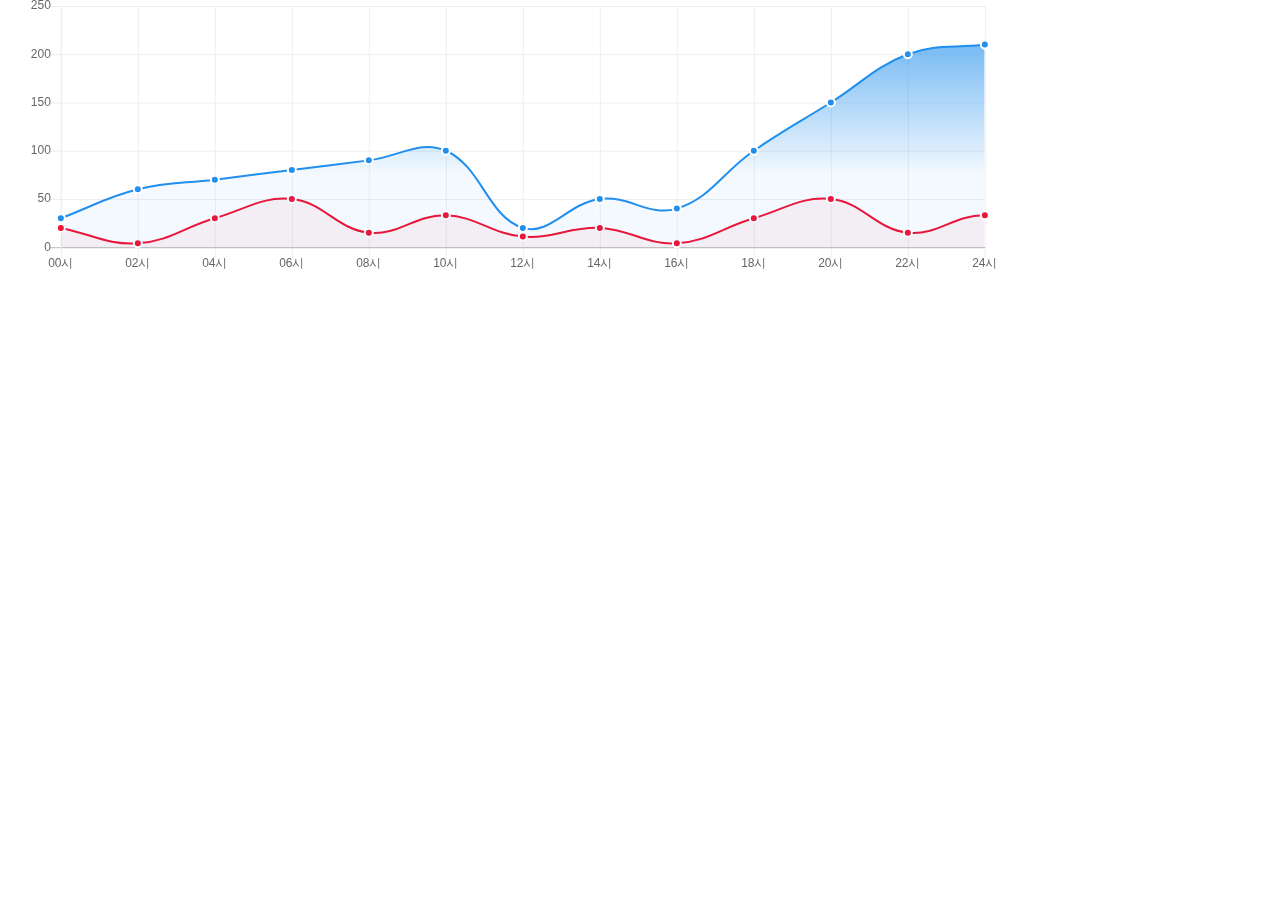
<file: chart/lineChart_v2.html>
<!doctype html>
<html>

<head>
	<meta charset="utf-8">

	<title>Line Chart v2</title>
	<script src="./script/Chart.bundle.min.js"></script>
	<!-- <script src="./script/chart_v3.3.2.js"></script> -->
	<script src="./script/jquery-3.3.1.js"></script>
	<link href="./css/common.css" rel="stylesheet" type="text/css">

	<style>
		canvas{
			-moz-user-select: none;
			-webkit-user-select: none;
			-ms-user-select: none;
		}
		.chart{
			width: 400px;
		}
		.legend {
			width:100%;
			position: relative;
			top: 10px;
			right: 0px;
			/* font-variant: small-caps; */
		}
		.txt{
			padding: 10px;
			border: 1px solid;
			margin-top: 25px;
			margin-bottom: 25px;
			margin-left: auto;
			margin-right: auto;
			text-align: center
		}
		.legend li span{
			display: block;
		}
		.chart.bar{
			width: 500px;
		}
	</style>
</head>
	<body>
		<div class="chartContainer" style="width:1000px">
			<!-- <div class="tab">
				기간별 데이터 기준 : 기획서 23P 참고
					<ul class="tabType01">
						<li><a href="#">1개월</a></li> 기간 : 전일 ~ 전일-30일, 단위: 1일
						<li><a href="#">3개월</a></li> 기간: 전일 ~ 전일-90일, 단위: 1일
						<li><a href="#">6개월</a></li> 기간: 전일 ~ 전일-180일, 단위: 1일
						<li><a href="#">1년</a></li>   기간: 전일 ~ 전일-365일, 단위: 1일
						<li><a href="#">3년</a></li>   기간: 전일 ~ 전일-1095일, 단위: 월요일 기준
						<li><a href="#">설정일 이후</a></li>  단위: 월요일 기준
					</ul>
			</div> -->
			<div class="chartWrap" style="height:500px">
				<canvas id="chartjs-5" width="1000px" height="300px"></canvas>
				<!-- <canvas id="myChart" width="1000px" height="300px"></canvas> -->
			</div>
		</div>

		<script src="./script/chartPlugin.js"></script>
		<script>
		//COMMON.lineChart.init(options);
		//options값
		//id :  (type:String) /  # + canvasId
		//label : (type:Array) / label data
		//dataSet : (type:Array) / dataSet data / [ [종류CS5 Data], [벤치마크 Data] ]
		//dataSetMin : 데이터 최소값
		//dataSetMax : 데이터 최대값

		// 샘플
		// https://m.blog.naver.com/PostView.naver?isHttpsRedirect=true&blogId=deepplin&logNo=60205047033
		// https://www.debugcn.com/ko/article/18277752.html

		var aLabelData =  ['00시', '02시', '04시', '06시', '08시', '10시', '12시', '14시', '16시', '18시', '20시', '22시', '24시'];


		var aDataSetData = [
			[ //210602추가
				30, 60, 70, 80 , 90 , 100 , 20, 50, 40, 100, 150, 200, 210, 220, 230, 170, 150, 130, 120, 100, 90, 50, 40, 100, 150, 200, 210, 220, 230, 170, 150, 130
			],
			[
				20, 4, 30, 50, 15, 33, 11, 20, 4, 30, 50, 15, 33, 11, 20, 4, 30, 50, 15, 33, 11, 20, 4, 30, 50, 15, 33, 11, 20, 4, 30, 50, 15, 33, 11, 20, 4, 30, 50, 15, 33, 11, 20, 4, 30, 50, 15, 33, 11, 20, 4, 30, 50, 15, 33, 11
			]
		];

		// var aDataSetData = [
		// 	{
		// 		fillColor: "rgba(220,220,220,0.5)",
		// 		strokeColor: "rgba(220,220,220,1)",
		// 		pointColor: "rgba(220,220,220,1)",
		// 		pointStrokeColor: "#FFF",
		// 		data: [
		// 			30, 60, 70, 80 , 90 , 100 , 20, 50, 40, 100, 150, 200, 210, 220, 230, 170, 150, 130, 120, 100, 90, 50, 40, 100, 150, 200, 210, 220, 230, 170, 150, 130, 120, 100, 90, 50, 40, 100, 150, 200, 210, 220, 230, 170, 150, 130, 120, 100, 90
		// 		],
		// 	},
		// 	{
		// 		fillColor: "rgba(220,220,220,0.5)",
		// 		strokeColor: "rgba(220,220,220,1)",
		// 		pointColor: "rgba(220,220,220,1)",
		// 		pointStrokeColor: "#FFF",
		// 		data: [20, 4, 30, 50, 15, 33, 11]
		// 	}
		// ];

		var iDataSetMin = 0;
		var iDataSetMax = 200;


		COMMON.lineChart.init({
			id:'#chartjs-5',
			label: aLabelData,
			dataSet: aDataSetData,
			dataSetMin: iDataSetMin,
			dataSetMax: iDataSetMax,
		});


		// //탭 클릭 시 데이터 변경
		// $('.tabType01 a').on('click', function(){
		// 		var dataSetData, labelData;
		// 		var iDataSetMin = -50;
		// 		var iDataSetMax = 300;

		// 		var dataSetData = [];
		// 		dataSetData[0] = [];
		// 		dataSetData[1] = [];
		// 		var aLabelData =  ['2019.01.01', '2019.01.02', '2019.01.03', '2019.01.04', '2019.01.05', '2019.01.06', '2019.01.07', '2019.01.08', '2019.01.09', '2019.01.10', '2019.01.11', '2019.01.12', '2019.01.13', '2019.01.14', '2019.01.15', '2019.01.16', '2019.01.17', '2019.01.18', '2019.01.19', '2019.01.20', '2019.01.21', '2019.01.22', '2019.01.23', '2019.01.24', '2019.01.25', '2019.01.26', '2019.01.27', '2019.01.28', '2019.01.29', '2019.01.30', '2019.01.31', '2019.02.01', '2019.02.02', '2019.02.03', '2019.02.04', '2019.02.05', '2019.02.06', '2019.02.07', '2019.02.08', '2019.02.09', '2019.02.10', '2019.02.11', '2019.02.12', '2019.02.13', '2019.02.14', '2019.02.15', '2019.02.16', '2019.02.17', '2019.02.18', '2019.02.19', '2019.02.20', '2019.02.21', '2019.02.22', '2019.02.23', '2019.02.24', '2019.02.25', '2019.02.26', '2019.02.27', '2019.02.28', '2019.03.01', '2019.03.02', '2019.03.03', '2019.03.04', '2019.03.05', '2019.03.06', '2019.03.07', '2019.03.08', '2019.03.09', '2019.03.10', '2019.03.11', '2019.03.12', '2019.03.13', '2019.03.14', '2019.03.15', '2019.03.16', '2019.03.17', '2019.03.18', '2019.03.19', '2019.03.20', '2019.03.21', '2019.03.22', '2019.03.23', '2019.03.24', '2019.03.25', '2019.03.26', '2019.03.27', '2019.03.28', '2019.03.29', '2019.03.30', '2019.03.31', '2019.04.01', '2019.04.02', '2019.04.03', '2019.04.04', '2019.04.05', '2019.04.06', '2019.04.07', '2019.04.08', '2019.04.09', '2019.04.10'];

		// 		var ranNum;
		// 	  for(var i=0 ; i<100; i++){
		// 	      ranNum = Math.floor(Math.random() * 10) + 1;
		// 	      dataSetData[0].push(ranNum);
		// 	  }

		// 		for(var i=0 ; i<100; i++){
		// 	      ranNum = Math.floor(Math.random() * 10) + 1;
		// 	      dataSetData[1].push(ranNum);
		// 	  }


		// 		COMMON.lineChart.init({
		// 			id:'#chartjs-5',
		// 			label: aLabelData,
		// 		  	dataSet: dataSetData,
		// 			dataSetMin: iDataSetMin,
		// 			dataSetMax: iDataSetMax,
		// 		});
		// });

		</script>

	</body>
</html>
</file>
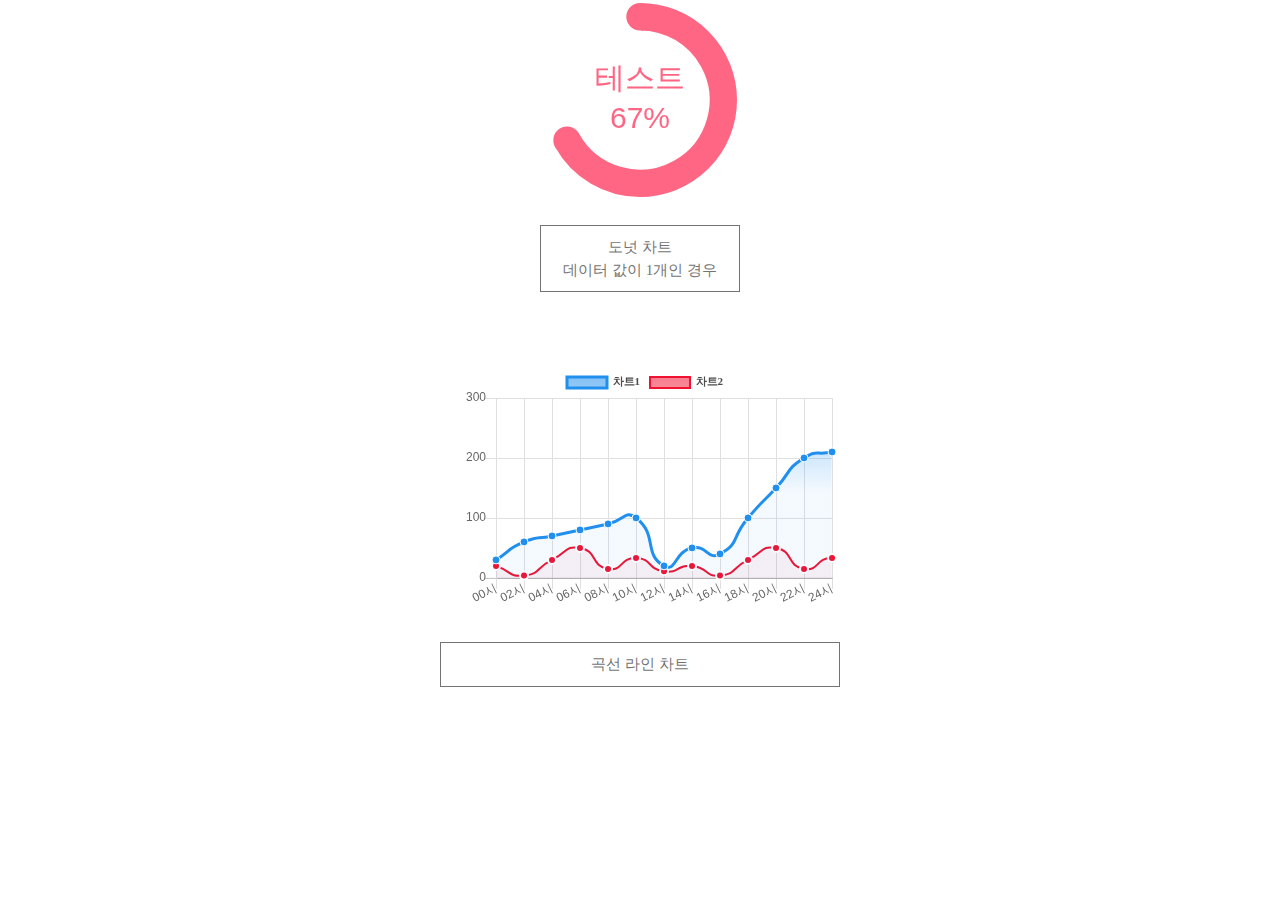
<file: chart/sample.html>
<!DOCTYPE html>
<html lang="ko">
<head>
    <meta charset="UTF-8">
    <meta http-equiv="X-UA-Compatible" content="IE=edge">
    <meta name="viewport" content="width=device-width, initial-scale=1.0">
    <title>Sample</title>

    <link href="./css/common.css" rel="stylesheet" type="text/css">
        
    <script src="./script/Chart.bundle.min.js"></script>
    <script src="./script/utils.js"></script>
    <script src="./script/common.js"></script>



</head>
<body>
    <div class="container">

        <!-- 
            Doughnut Chart    
            원본: index.html 
            js: sampleChartLip.js, Chart.bundle.js
        -->
        <!-- <div class="chart">
            <canvas id="chartjs-1" class="chartjs" width="100%" height="100%" style="display: block;"></canvas>
            <div class="txt">
                도넛 차트
            </div>
        </div> -->



        <!-- 
            Doughnut Chart    
            원본: index.html 
            js: sampleChartLip.js, Chart.bundle.js
        -->
        <div class="chart circle">
            <canvas id="chartjs-2" class="chartjs" width="100%" height="100%" style="display: block;"></canvas>
            <!-- <div id="legend" class="legend"></div> -->
            <div class="txt">
                도넛 차트<br>데이터 값이 1개인 경우
            </div>
        </div>

        <!-- 
            line Chart    
            원본: lineChart_v2.html
            js: Chart.bundle.js, chartPlugin.js, 하단의 코드
            css: common.css
        -->
        
        <div class="chart line">
            <canvas id="chartjs-8" width="100%" height="200px"></canvas>
            <div class="txt">
                곡선 라인 차트
            </div>
        </div>
        
    </div>

    
    <!-- <script>
        // line chart 스크립트
        var aLabelData =  ['00시', '02시', '04시', '06시', '08시', '10시', '12시', '14시', '16시', '18시', '20시', '22시', '24시'];

        var aDataSetData = [
            [ //210602추가
                30, 60, 70, 80 , 90 , 100 , 20, 50, 40, 100, 150, 200, 210, 220, 230, 170, 150, 130, 120, 100, 90, 50, 40, 100, 150, 200, 210, 220, 230, 170, 150, 130
            ],
            [
                20, 4, 30, 50, 15, 33, 11, 20, 4, 30, 50, 15, 33, 11, 20, 4, 30, 50, 15, 33, 11, 20, 4, 30, 50, 15, 33, 11, 20, 4, 30, 50, 15, 33, 11, 20, 4, 30, 50, 15, 33, 11, 20, 4, 30, 50, 15, 33, 11, 20, 4, 30, 50, 15, 33, 11
            ]
        ];

        var iDataSetMin = 0;
        var iDataSetMax = 200;


        COMMON.lineChart.init({
            id:'#chartjs-5',
            label: aLabelData,
            dataSet: aDataSetData,
            dataSetMin: iDataSetMin,
            dataSetMax: iDataSetMax,
        });
    </script> -->

</body>
</html>
</file>
<file: chart/css/common.css>
@charset "utf-8";

/* Common */
body,p,h1,h2,h3,h4,h5,h6,ul,ol,li,dl,dt,dd,table,form,fieldset,legend,input,textarea,button,select,div{margin:0;padding:0;box-sizing:border-box;word-break:keep-all;word-wrap:break-word}
td,th{margin:0;padding:0;word-break:keep-all;word-wrap:break-word}
body,input,textarea,select,button,table,th,td,pre{color:#737373;font-family:Roboto, notokr;font-weight:400;font-size:15px;line-height:1.5}
h1,h2,h3,h4,h5,h6{font-weight:normal;line-height:1.2}
img,fieldset,iframe{border:0;vertical-align:top}
textarea{resize:none}
ul,ol{margin:0;padding:0;list-style:none}
ul:after,ol:after{content:'';display:block;clear:both}
em,address{font-style:normal}
input,select{vertical-align:middle}
table{width:100%;border-collapse:separate;empty-cells:show;border-spacing:0}
hr,legend{display:none}
caption{overflow:hidden;position:static;top:0;left:0;width:0;height:0;font-size:0;line-height:0}
strong, b{font-weight:500}
button{box-sizing:border-box;border:none;background:none}
label{cursor:pointer}

a{color:inherit;text-decoration:none}
a:hover{text-decoration:underline}
a{box-sizing:border-box}

a, button{cursor:pointer}
[tabindex="-1"]{outline:0}
[tabindex="0"]:focus{outline:1px dashed #e0e0e0}

:-ms-input-placeholder{dcolor:#b3b3b3;font-weight:400}
:-moz-placeholder{color:#b3b3b3;font-weight:400}
::-webkit-input-placeholder{color:#b3b3b3;font-weight:400}
textarea:placeholder{color:#b3b3b3;font-weight:400}

/* common */
.hidden{overflow:hidden;position:absolute;font:0/0 Roboto, notokr}
.clear{clear:both}
.tleft{text-align:left !important}
.tright{text-align:right !important}
.tcenter{text-align:center !important}
.bgNone:before{background:none !important;}
.colPoint01{color:#7451c0 !important} /* violet */
.colPoint02{color:#e43762 !important} /* pink */
.colPoint03{color:#111 !important} /* black */
.colPoint04{color:#fff !important} /* white */
.colPoint05{color:#5964a0 !important} /* navy */
.colPoint06{color:#048392 !important} /* green */
.colPoint07{color:#e13838 !important} /* red */
.f600{font-weight:600}
.f16{font-size:16px !important;color:#111 !important}
.fBold{font-size:16px !important;font-weight:600 !important;color:#111 !important}
.vspace{margin-top:40px !important}
.mt10{margin-top:10px !important;}
.mt20{margin-top:20px !important;}
.mt30{margin-top:30px !important;}
.mb10{margin-bottom:10px !important;}
.mb20{margin-bottom:20px !important;}
.mar0{margin:0 !important}
.marT0{margin-top:0 !important}
.marT5{margin-top:5px !important}
.marT8{margin-top:8px !important}
.marT10{margin-top:10px !important}
.marT15{margin-top:15px !important}
.marT20{margin-top:20px !important}
.marT25{margin-top:25px !important}
.marT30{margin-top:30px !important}
.marT35{margin-top:35px !important}
.marT40{margin-top:40px !important}
.marT45{margin-top:45px !important}
.marT50{margin-top:50px !important}
.marT70{margin-top:70px !important}
.marT100{margin-top:100px !important}
.marL0{margin-left:0px !important}
.marL10{margin-left:10px !important}
.marL20{margin-left:20px !important}
.marL30{margin-left:30px !important}
.marL40{margin-left:40px !important}
.marB20{margin-bottom:20px !important}
.gapL{margin-left:5px !important}
.gapT{margin-top:14px !important}
.skip{position:relative;width:100%;overflow:hidden}
.skip a{display:block;width:100%;margin-top:-50px}
.skip a:focus{height:50px;margin-top:0;color:#fff;font-size:20px;line-height:51px;text-align:center;background:#7451c0}
.udLine{text-decoration:underline}
.tit.cardSize_01{width:77% !important;}

/* layout */
html, body, #wrapper{height:100%}
body > #wrapper{height:auto;min-height:100%}



/* line chart tab style */
.tabType01{position:relative;display:table;width:100%;margin-bottom:40px;table-layout:fixed}
.tabType01 > li{display:table-cell;vertical-align:top}
.tabType01 > li > a{position:relative;display:table-cell;width:1000px;height:50px;color:#4c4c4c;font-size:16px;text-align:center;border:1px solid #e6e6e6;border-left:none;vertical-align:middle}
.tabType01 > li:first-child > a{border-left:1px solid #e6e6e6}
.tabType01 > li a:hover{text-decoration:none}
.tabType01 > li.on > a{color:#111;font-weight:600;border-bottom:none}
.tabType01 > li.on > a:after{content:'';display:block;position:absolute;top:-1px;left:-1px;right:-1px;height:2px;background:#262626}

/* canvas default */
canvas{
    -moz-user-select: none;
    -webkit-user-select: none;
    -ms-user-select: none;
    
}
.chart{
    width: 400px;
}
.chart.circle {
    width: 200px;
}
.chart.line > canvas{
    max-height: 300px;
}
.legend {
    width:100%;
    position: relative;
    top: 10px;
    right: 0px;
    /* font-variant: small-caps; */
}
.txt{
    padding: 10px;
    border: 1px solid;
    margin-top: 25px;
    margin-bottom: 25px;
    margin-left: auto;
    margin-right: auto;
    text-align: center
}
.legend li span{
    display: block;
}
/* .chart.bar{
    width: 500px;
} */

/**/
.container{display:flex;flex-direction: column;align-items: center;}
/* .chartContainer{padding: 20px; height: 500px}
.chartWrap{position: absolute;padding: 20px} */

.legendCustom{position: absolute;top: -20px;right: 0;display: inline-block;width: 220px;}
/* .legendCustom span:nth-child(0):before{background: red;width: 300px;display: inline-block;content: '';width: 46px;height: 4px;vertical-align: middle;} */
.legendCustom span.type1:before{background: #914199;width: 300px;display: inline-block;content: '';width: 46px;height: 4px;vertical-align: middle;}
.legendCustom span.type2:before{background: #f7a06a;width: 300px;display: inline-block;content: '';width: 46px;height: 4px;vertical-align: middle;}
</file>
